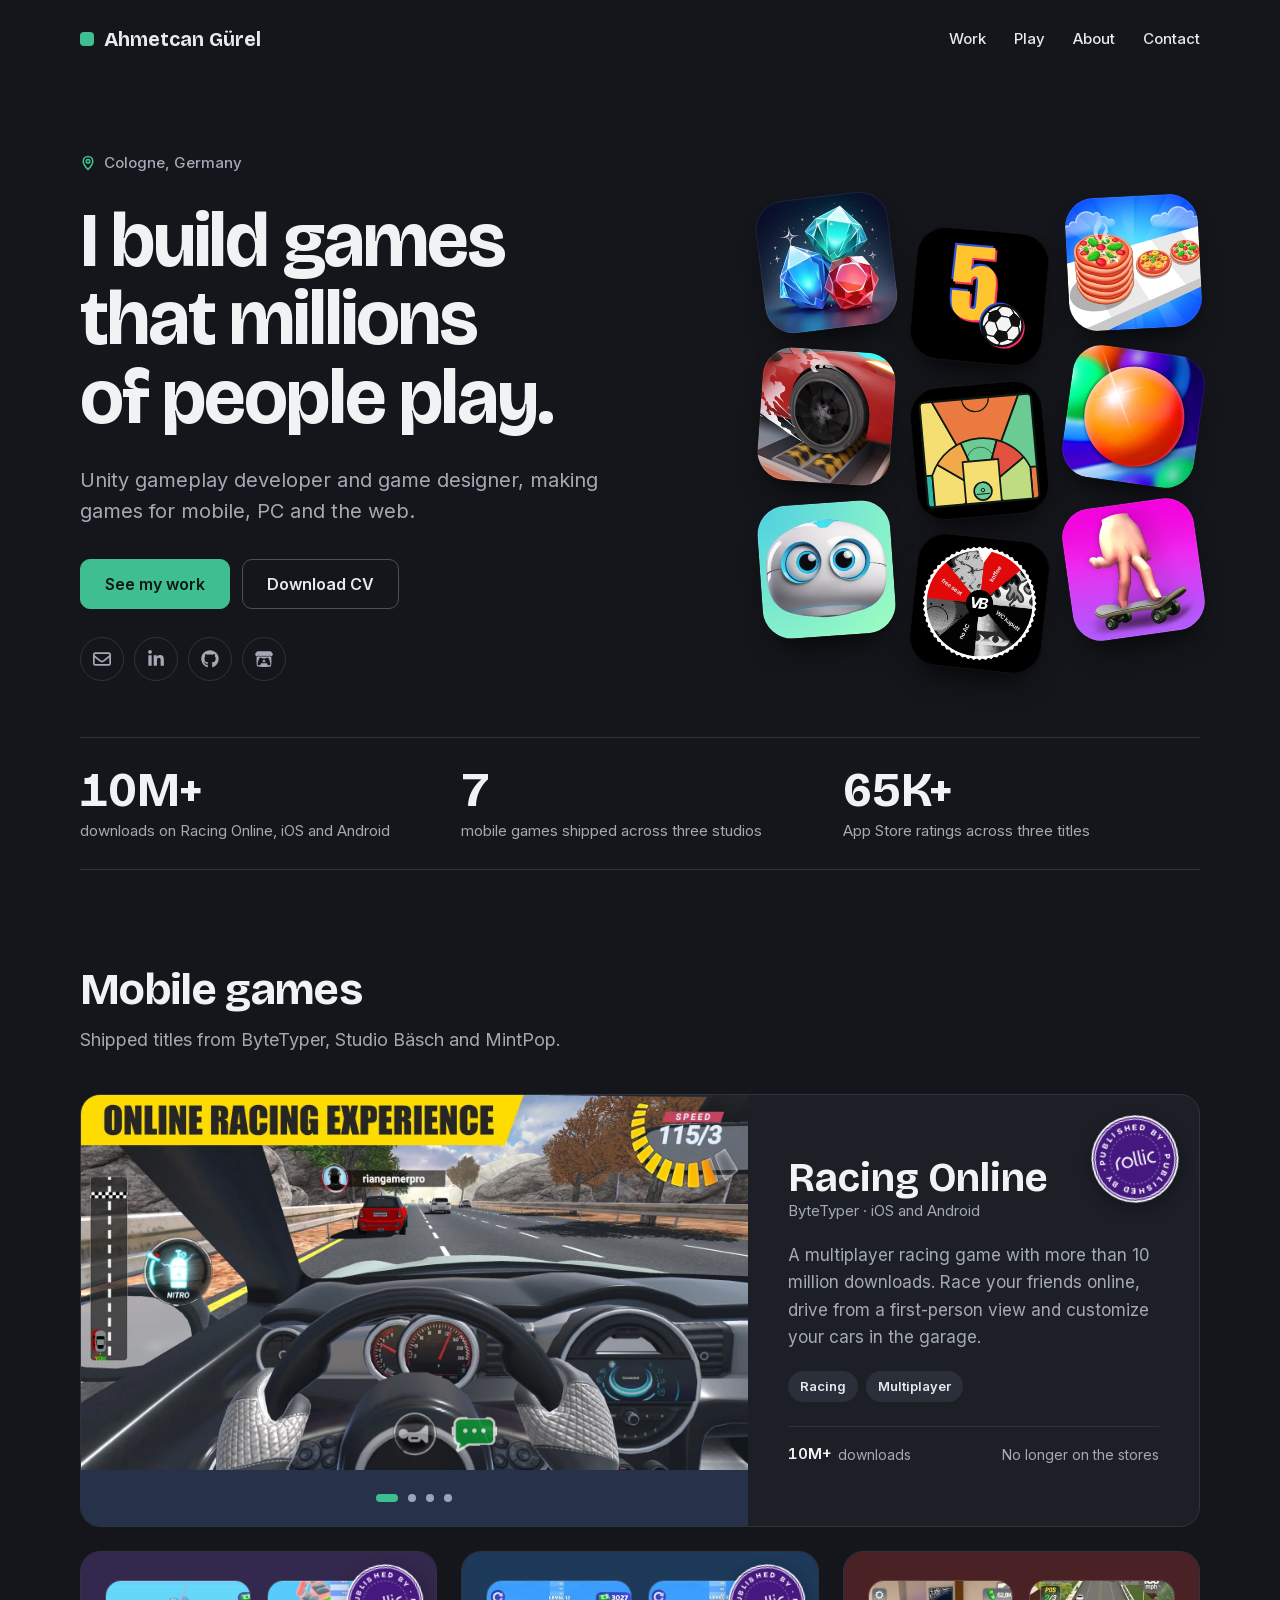
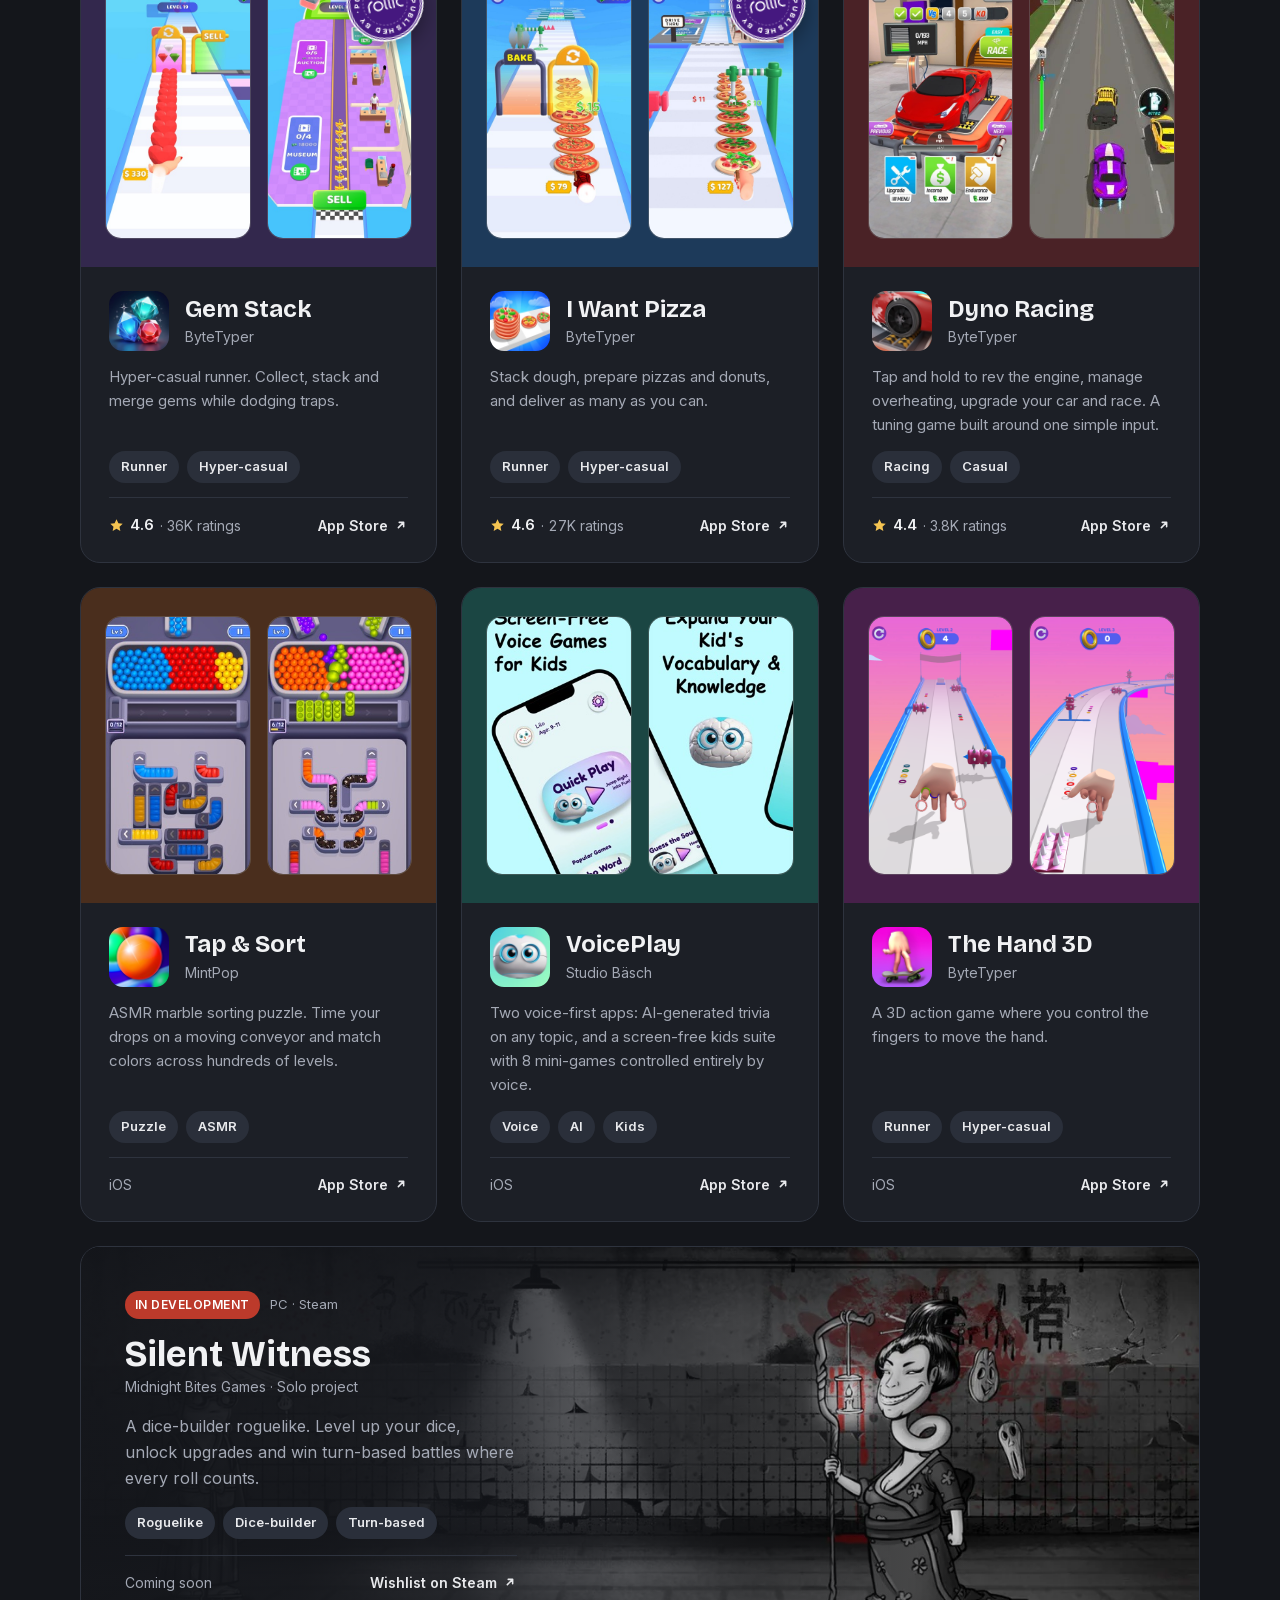
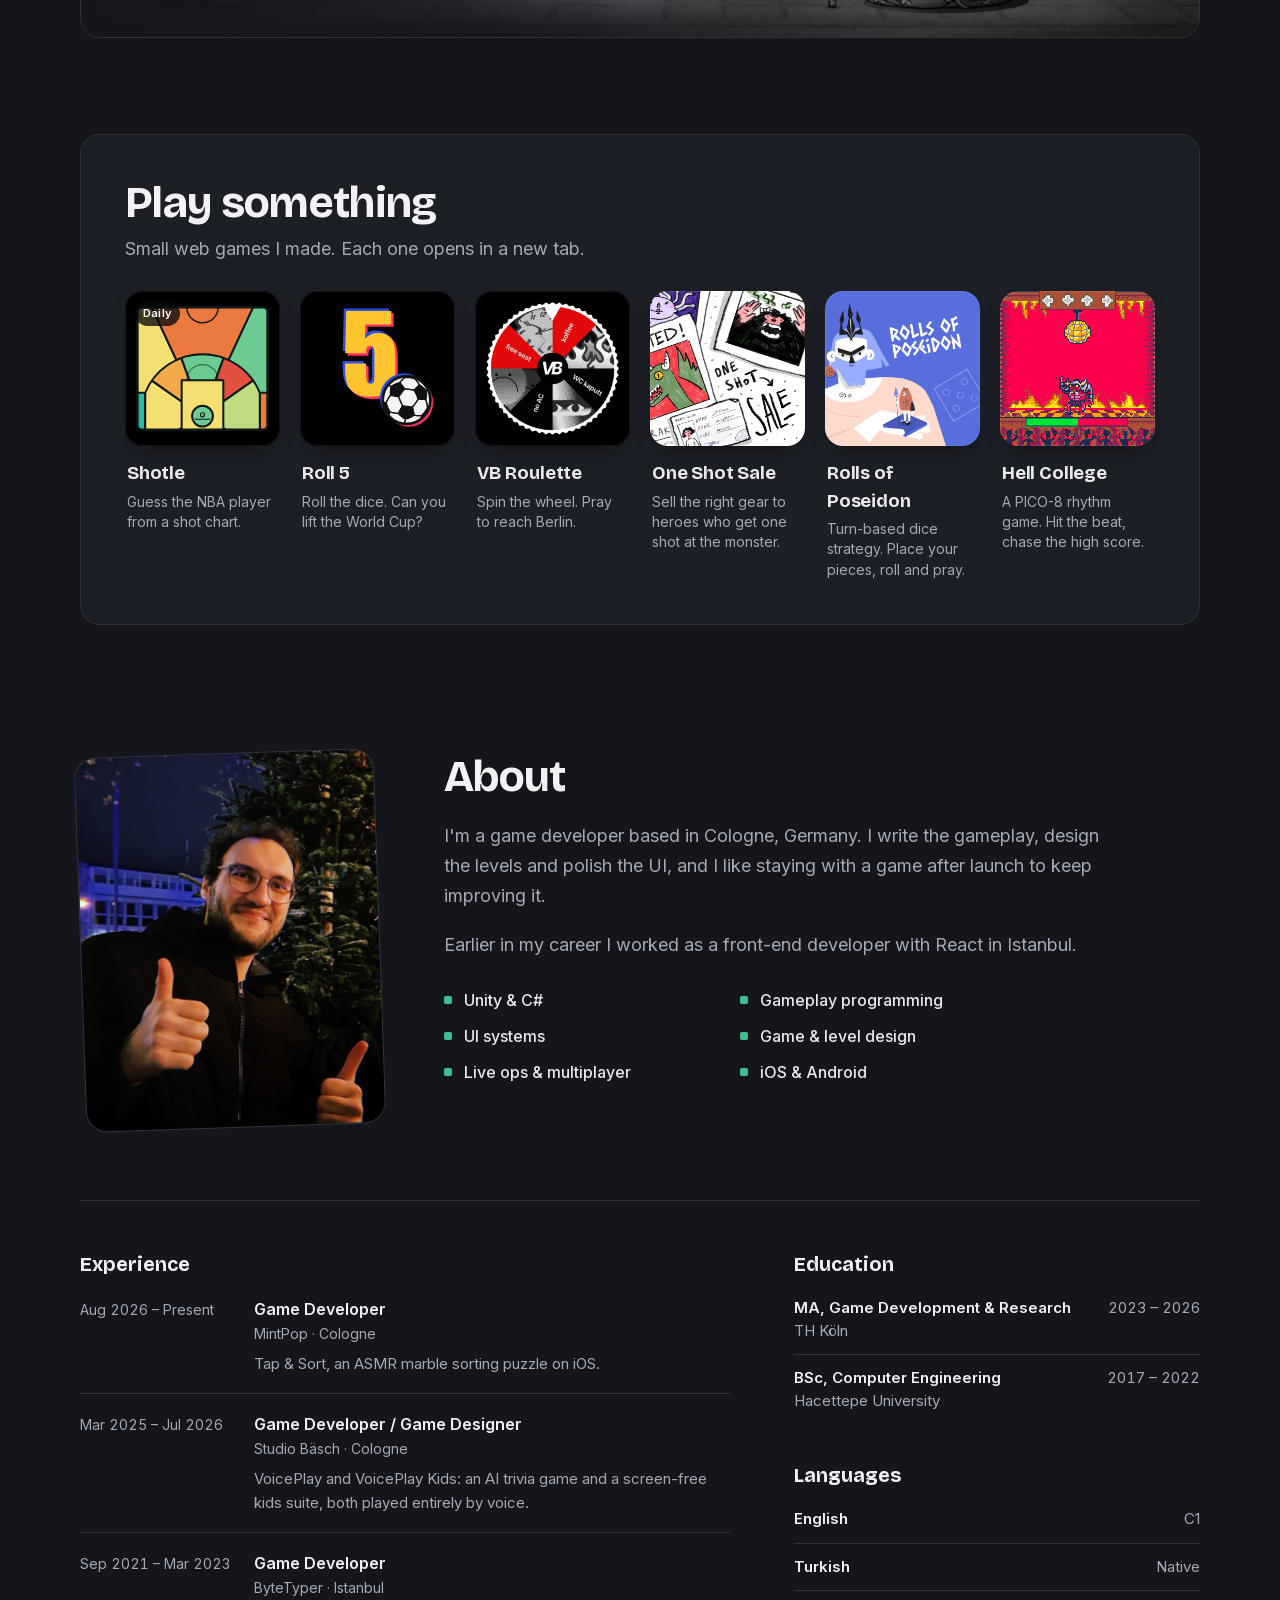
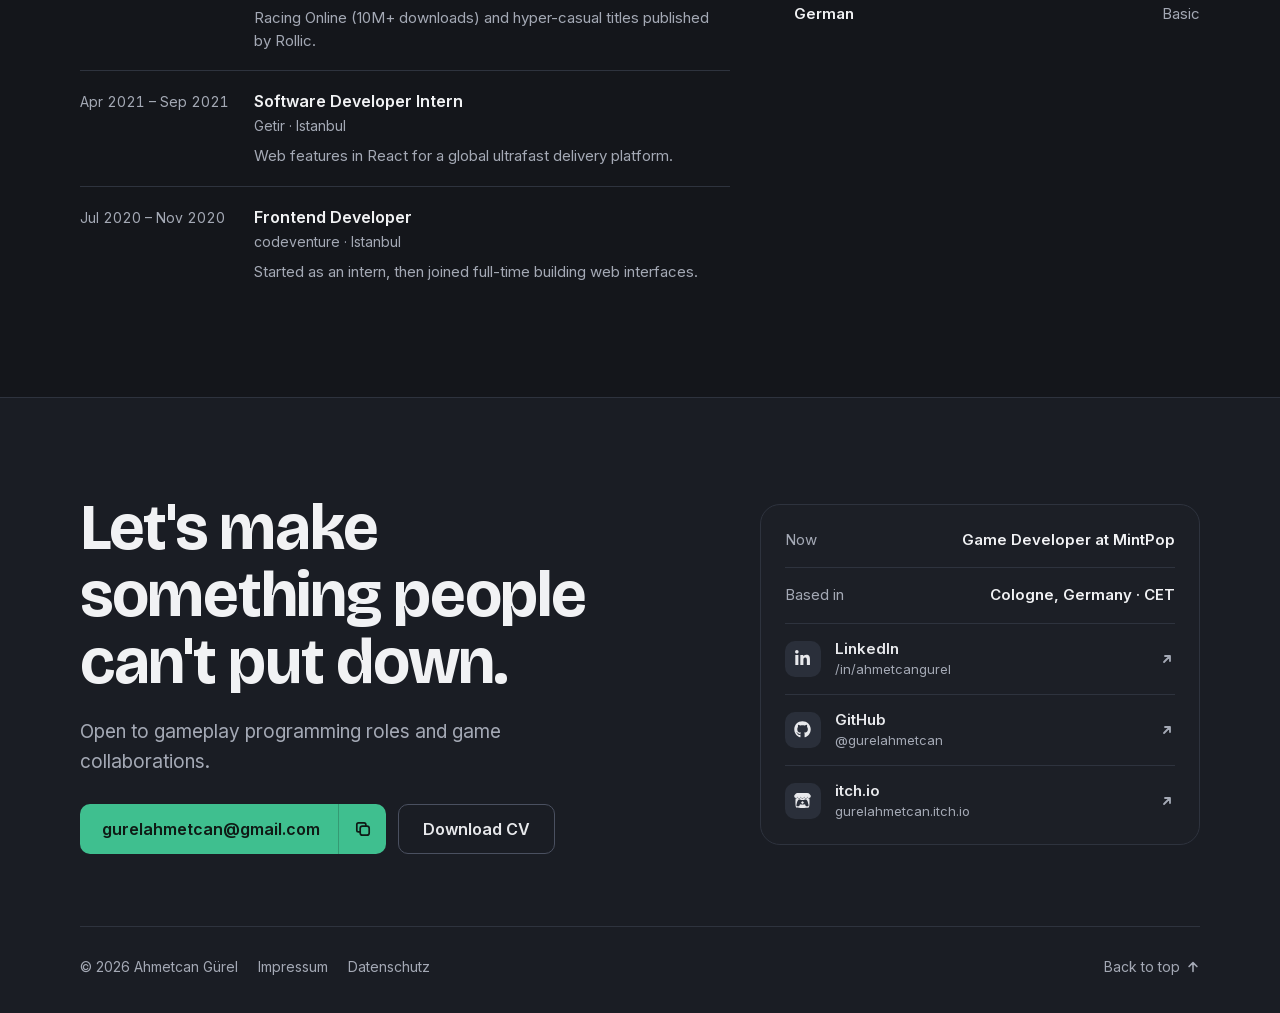
<file: index.html>
<!doctype html>
<html lang="en">
<head>
<meta charset="utf-8">
<meta name="viewport" content="width=device-width, initial-scale=1">
<title>Ahmetcan Gürel, Unity Gameplay Developer</title>
<meta name="description" content="Unity gameplay developer and game designer in Cologne. Mobile games with 10M+ downloads, plus small web games you can play in the browser.">
<meta name="theme-color" content="#14161B">
<link rel="icon" href="favicon.svg" type="image/svg+xml">
<meta property="og:type" content="website">
<meta property="og:title" content="Ahmetcan Gürel, Unity Gameplay Developer">
<meta property="og:description" content="I build games that millions of people play.">
<meta property="og:url" content="https://gurelahmetcan.dev/">
<meta property="og:image" content="https://gurelahmetcan.dev/og.png">
<meta property="og:image:width" content="1200">
<meta property="og:image:height" content="630">
<meta property="og:image:alt" content="Ahmetcan Gürel: I build games that millions of people play.">
<meta name="twitter:card" content="summary_large_image">
<meta name="twitter:image" content="https://gurelahmetcan.dev/og.png">
<link rel="canonical" href="https://gurelahmetcan.dev/">

<link rel="preload" href="fonts/bricolage-latin.woff2" as="font" type="font/woff2" crossorigin>
<link rel="preload" href="fonts/inter-latin.woff2" as="font" type="font/woff2" crossorigin>
<link rel="stylesheet" href="fonts/fonts.css">

<style>
/* Social icons: Font Awesome Free 6.5.1, https://fontawesome.com/license/free (CC BY 4.0) */
:root {
  --bg: #14161B;
  --bg-raised: #1A1D24;
  --surface: #1C1F26;
  --chip: #2A2F3A;
  --line: #2E333E;
  --line-strong: #4A5060;
  --text: #E8E9EC;
  --text-strong: #F1F2F4;
  --muted: #A4A9B5;
  --accent: #3FBF8F;
  --on-accent: #0F1A15;
  --display: 'Bricolage Grotesque', Inter, system-ui, sans-serif;
  --pad: clamp(20px, 5vw, 40px);
  --ease: cubic-bezier(0.16, 1, 0.3, 1);
}

*, *::before, *::after { box-sizing: border-box; }
html { scroll-behavior: smooth; scroll-padding-top: 84px; -webkit-text-size-adjust: 100%; }
body { margin: 0; background: var(--bg); color: var(--text); font-family: Inter, system-ui, sans-serif; line-height: 1.5; }
img { max-width: 100%; }
::selection { background: var(--accent); color: var(--on-accent); }
a { color: var(--text); text-underline-offset: 4px; text-decoration-thickness: 1px; }
a:hover { color: var(--accent); }
:focus-visible { outline: 2px solid var(--accent); outline-offset: 3px; border-radius: 6px; }
h1, h2, h3 { font-family: var(--display); color: var(--text-strong); margin: 0; text-wrap: balance; }
p { margin: 0; }

.wrap { width: 100%; max-width: 1200px; margin: 0 auto; padding-inline: var(--pad); }
.section { padding-bottom: clamp(64px, 9vw, 96px); }
.section-head { display: flex; flex-direction: column; gap: 12px; margin-bottom: 40px; }
.section-title { font-weight: 700; font-size: clamp(32px, 4.5vw, 44px); line-height: 1.1; letter-spacing: -0.015em; }
.section-lede { font-size: clamp(16px, 1.6vw, 18px); line-height: 1.55; color: var(--muted); max-width: 640px; }
.kicker { font-size: 14px; font-weight: 600; letter-spacing: .06em; text-transform: uppercase; color: var(--accent); }

/* Buttons */
.btn {
  display: inline-flex; align-items: center; justify-content: center;
  min-height: 48px; padding: 12px 24px; border-radius: 10px;
  font-weight: 600; font-size: 16px; text-decoration: none;
  border: 1px solid var(--line-strong); color: var(--text); background: transparent;
  transition: background-color .25s var(--ease), border-color .25s var(--ease), color .25s var(--ease);
}
.btn:hover { border-color: var(--text); color: var(--text); }
.btn--primary { background: var(--accent); border-color: var(--accent); color: var(--on-accent); }
.btn--primary:hover { background: #56CC9F; border-color: #56CC9F; color: var(--on-accent); }
.btn--sm { min-height: 44px; padding: 10px 20px; font-size: 15px; }
.btn-row { display: flex; flex-wrap: wrap; gap: 12px; }
.links { display: flex; flex-wrap: wrap; gap: 8px 24px; font-size: 15px; font-weight: 500; }
.links a { display: inline-block; padding: 8px 0; }

/* Nav */
.nav {
  position: sticky; top: 0; z-index: 10;
  background: rgba(20, 22, 27, .82);
  -webkit-backdrop-filter: saturate(140%) blur(14px); backdrop-filter: saturate(140%) blur(14px);
  border-bottom: 1px solid transparent; transition: border-color .3s var(--ease);
}
.nav.is-scrolled { border-bottom-color: var(--line); }
.nav__inner { display: flex; flex-wrap: wrap; align-items: center; justify-content: space-between; gap: 4px 24px; padding-block: 18px; }
.brand { display: flex; align-items: center; gap: 10px; font-family: var(--display); font-weight: 700; font-size: 20px; text-decoration: none; color: var(--text); }
.brand:hover { color: var(--text); }
.brand__mark { width: 14px; height: 14px; border-radius: 4px; background: var(--accent); }
.nav__links { display: flex; flex-wrap: wrap; gap: 0 28px; font-size: 15px; font-weight: 500; }
.nav__links a { text-decoration: none; padding: 10px 0; position: relative; transition: color .25s var(--ease); }
.nav__links a[aria-current="true"] { color: var(--accent); }
.nav__links a::after { content: ""; position: absolute; left: 0; right: 0; bottom: 4px; height: 2px; border-radius: 2px; background: var(--accent); transform: scaleX(0); transition: transform .35s var(--ease); }
.nav__links a[aria-current="true"]::after { transform: scaleX(1); }

/* Hero */
.hero { display: grid; grid-template-columns: minmax(0, 1.25fr) minmax(0, 1fr); align-items: center; gap: 48px; padding-top: clamp(36px, 6vw, 72px); padding-bottom: clamp(40px, 5vw, 56px); }
.hero__text { display: flex; flex-direction: column; gap: 28px; min-width: 0; }
.hero h1 { font-weight: 700; font-size: clamp(40px, 6vw, 84px); line-height: 1.02; letter-spacing: -.025em; }
.hero .lede { font-size: clamp(17px, 1.8vw, 20px); line-height: 1.55; max-width: 560px; color: var(--muted); }
.status { display: inline-flex; align-items: center; gap: 8px; font-size: 15px; font-weight: 500; color: var(--muted); }
.status svg { width: 16px; height: 16px; color: var(--accent); flex: none; }
.hero .btn-row { margin-top: 4px; }
.socials { display: flex; flex-wrap: wrap; gap: 10px; }
.socials a {
  width: 44px; height: 44px; display: grid; place-items: center; border-radius: 999px;
  border: 1px solid var(--line); color: var(--muted);
  transition: color .25s var(--ease), border-color .25s var(--ease), transform .35s var(--ease);
}
.socials a:hover { color: var(--accent); border-color: var(--accent); transform: translateY(-2px); }
.socials svg { width: 18px; height: 18px; }

/* Hero art: a loose pile of game icons */
.hero__art { position: relative; list-style: none; margin: 0; padding: 0; display: grid; grid-template-columns: repeat(3, 1fr); gap: clamp(14px, 1.6vw, 22px); max-width: 440px; justify-self: end; width: 100%; }
.hero__art li { aspect-ratio: 1; transform: translateY(var(--y, 0)) rotate(var(--r, 0deg)); transition: transform .5s var(--ease); }
.hero__art li:nth-child(3n+2) { --y: 34px; }
.hero__art img {
  width: 100%; height: 100%; display: block; object-fit: cover; border-radius: 22%;
  background: #000; box-shadow: 0 1px 0 rgba(255,255,255,.08) inset, 0 18px 30px -14px rgba(0,0,0,.85);
  outline: 1px solid rgba(255,255,255,.07); outline-offset: -1px;
}
.hero__art li:hover { transform: translateY(calc(var(--y, 0px) - 8px)) rotate(0deg) scale(1.08); z-index: 1; }
@media (prefers-reduced-motion: no-preference) {
  .hero__art li { animation: tile-in .9s var(--ease) backwards; animation-delay: calc(var(--i) * 70ms + 150ms); }
  @keyframes tile-in { from { opacity: 0; transform: translateY(calc(var(--y, 0px) + 28px)) rotate(0deg) scale(.86); } }
}

@media (max-width: 900px) {
  .hero { grid-template-columns: minmax(0, 1fr); gap: 28px; }
  .hero__art { order: -1; display: flex; max-width: none; justify-self: start; gap: 0; padding-left: 6px; }
  .hero__art li { width: 56px; flex: none; margin-left: -6px; --y: 0px !important; }
  .hero__art li:nth-child(n+7) { display: none; }
  .hero__art img { border-radius: 24%; box-shadow: 0 0 0 3px var(--bg), 0 10px 18px -10px rgba(0,0,0,.9); }
}
@media (max-width: 520px) {
  .hero .btn-row { display: grid; grid-template-columns: 1fr 1fr; }
  .hero .btn { padding-inline: 12px; min-width: 0; }
}

/* Stats */
.stats { display: grid; grid-template-columns: repeat(auto-fit, minmax(min(220px, 100%), 1fr)); column-gap: 24px; border-top: 1px solid var(--line); border-bottom: 1px solid var(--line); }
.stat { padding: 28px 0; display: flex; flex-direction: column; gap: 6px; }
.stat__num { font-family: var(--display); font-weight: 700; font-size: 48px; line-height: 1; color: var(--text-strong); font-variant-numeric: tabular-nums; }
.stat__label { font-size: 15px; color: var(--muted); line-height: 1.4; }

/* Cards (work) */
.card { background: var(--surface); border: 1px solid var(--line); border-radius: 20px; overflow: hidden; transition: border-color .3s var(--ease); }
.card:hover { border-color: #6B7285; }
.tags { display: flex; flex-wrap: wrap; gap: 8px; }
.tag { font-size: 13px; font-weight: 600; padding: 6px 12px; border-radius: 999px; background: var(--chip); color: var(--text); }

.featured { display: flex; flex-wrap: wrap; margin-bottom: 24px; }
.featured__media { flex: 1.5 1 560px; min-width: 0; background: #25324A; display: flex; flex-direction: column; }
.featured__body { flex: 1 1 380px; min-width: 0; padding: clamp(24px, 4vw, 40px); display: flex; flex-direction: column; gap: 20px; justify-content: center; }
.featured__body h3 { font-weight: 700; font-size: clamp(32px, 4vw, 40px); line-height: 1.1; }
.featured__body > div:first-child { display: flex; flex-direction: column; gap: 6px; }
.featured__studio { font-size: 15px; color: var(--muted); }
.featured__line { font-size: 17px; line-height: 1.6; color: var(--muted); }
.featured .app__meta { margin-top: 4px; }
.featured .app__meta strong { color: var(--text-strong); font-weight: 600; font-size: 15px; }
.note { font-size: 14px; color: var(--muted); }
.featured--no-media .featured__media { display: none; }
.featured--no-media .featured__line { max-width: 68ch; }

.carousel { position: relative; aspect-ratio: 16 / 9; }
.carousel__track {
  display: flex; height: 100%; overflow-x: auto; scroll-snap-type: x mandatory;
  scrollbar-width: none; overscroll-behavior-x: contain;
}
.carousel__track::-webkit-scrollbar { display: none; }
.carousel__track { cursor: grab; user-select: none; -webkit-user-select: none; }
.carousel__track.is-dragging { cursor: grabbing; scroll-snap-type: none; scroll-behavior: auto; }
.carousel__slide { flex: 0 0 100%; height: 100%; scroll-snap-align: start; margin: 0; position: relative; background: #2E3D5A; }
.carousel__slide img { width: 100%; height: 100%; object-fit: cover; display: block; }
.carousel__dots { min-height: 56px; display: flex; align-items: center; justify-content: center; }
.carousel__dot { height: 44px; padding: 0 5px; background: transparent; border: 0; display: flex; align-items: center; cursor: pointer; }
.carousel__dot span { width: 8px; height: 8px; border-radius: 999px; background: #9AA5BA; display: block; transition: width .4s var(--ease), background-color .4s var(--ease); }
.carousel__dot[aria-current="true"] span { width: 22px; background: var(--accent); }

.work-grid { display: grid; gap: 24px; grid-template-columns: repeat(auto-fit, minmax(min(320px, 100%), 1fr)); }
.app { display: flex; flex-direction: column; color: inherit; text-decoration: none; }
.app:hover { color: inherit; }
.app:focus-visible { outline: 2px solid var(--accent); outline-offset: 3px; border-radius: 20px; }
.app__shots { display: flex; align-items: center; justify-content: center; gap: 16px; padding: 28px 24px; background: var(--tint); }
.app__shots img {
  flex: 1 1 0; min-width: 0; max-width: 150px; aspect-ratio: 9 / 16; object-fit: cover; display: block;
  border-radius: 16px; border: 1px solid rgba(255,255,255,.18); background: rgba(0,0,0,.2);
  transition: transform .6s var(--ease);
}
.app:hover .app__shots img:first-child { transform: translateY(-4px) rotate(-1.5deg); }
.app:hover .app__shots img:last-child { transform: translateY(-4px) rotate(1.5deg); }
.app__body { padding: 24px 28px 26px; display: flex; flex-direction: column; gap: 14px; flex: 1; }
.app__head { display: flex; align-items: center; gap: 16px; }
.app__icon { width: 60px; height: 60px; border-radius: 14px; flex: none; display: block; object-fit: cover; background: var(--chip); }
.app__head > div { display: flex; flex-direction: column; gap: 3px; min-width: 0; }
.app__name { font-weight: 700; font-size: 24px; line-height: 1.15; }
.app__studio { font-size: 14px; color: var(--muted); }
.app__line { font-size: 15px; line-height: 1.6; color: var(--muted); flex: 1; }
.app__meta { display: flex; align-items: center; justify-content: space-between; gap: 12px; padding-top: 16px; border-top: 1px solid var(--line); font-size: 14px; }
.rating { display: inline-flex; align-items: center; gap: 6px; color: var(--muted); font-variant-numeric: tabular-nums; }
.rating strong { color: var(--text-strong); font-weight: 600; font-size: 15px; }
.rating svg { width: 15px; height: 15px; color: #F5C451; flex: none; }
.store { display: inline-flex; align-items: center; gap: 6px; font-weight: 600; color: var(--text); white-space: nowrap; transition: color .25s var(--ease); }
.store svg { width: 14px; height: 14px; transition: transform .35s var(--ease); }
.app:hover .store { color: var(--accent); }
.app:hover .store svg { transform: translate(2px, -2px); }

/* Published-by stamp */
.stamp {
  position: absolute; width: 78px; height: 78px; z-index: 2;
  transform: rotate(-12deg);
  filter: drop-shadow(0 6px 10px rgba(0,0,0,.35));
  transition: transform .5s var(--ease);
}
.app__shots { position: relative; }
.app__shots .stamp { top: 12px; right: 12px; }
.featured__body { position: relative; }
.featured__body .stamp { top: 20px; right: 20px; width: 88px; height: 88px; }
.app:hover .stamp, .featured:hover .stamp { transform: rotate(-4deg) scale(1.06); }
@media (max-width: 520px) { .stamp { width: 66px; height: 66px; } .featured__body .stamp { width: 72px; height: 72px; top: 16px; right: 16px; } }

/* In-development banner card */
.wip { position: relative; display: grid; grid-template-columns: minmax(0, 1fr); margin-top: 24px; color: inherit; text-decoration: none; min-height: 340px; isolation: isolate; }
.wip:hover { color: inherit; }
.wip:focus-visible { outline: 2px solid var(--accent); outline-offset: 3px; }
.wip__art { position: absolute; inset: 0; z-index: -1; }
.wip__art img { width: 100%; height: 100%; object-fit: cover; object-position: 70% 50%; display: block; transition: transform 1s var(--ease); }
.wip__art::after { content: ""; position: absolute; inset: 0; background: linear-gradient(90deg, rgba(20,22,27,.97) 0%, rgba(20,22,27,.9) 34%, rgba(20,22,27,.35) 62%, rgba(20,22,27,0) 80%); }
.wip:hover .wip__art img { transform: scale(1.03); }
.wip__body { max-width: 480px; padding: clamp(28px, 4vw, 44px); display: flex; flex-direction: column; gap: 16px; justify-content: center; }
.wip__badges { display: flex; flex-wrap: wrap; align-items: center; gap: 10px; }
.wip__badge { font-size: 12px; font-weight: 700; letter-spacing: .04em; text-transform: uppercase; padding: 5px 10px; border-radius: 999px; background: #BC3A2B; color: #fff; }
.wip__plat { font-size: 13px; color: var(--muted); }
.wip__title { font-weight: 700; font-size: clamp(28px, 3.4vw, 36px); line-height: 1.1; }
.wip__line { font-size: 16px; line-height: 1.6; color: var(--muted); }
.wip__meta { display: flex; align-items: center; justify-content: space-between; gap: 12px; padding-top: 16px; border-top: 1px solid var(--line); font-size: 14px; }
.wip:hover .store { color: var(--accent); }
.wip:hover .store svg { transform: translate(2px, -2px); }
@media (max-width: 760px) {
  .wip { min-height: 0; }
  .wip__art { position: relative; inset: auto; z-index: auto; aspect-ratio: 16 / 7; }
  .wip__art::after { background: linear-gradient(0deg, var(--surface) 0%, rgba(28,31,38,0) 45%); }
  .wip__body { max-width: none; padding-top: 4px; }
}

/* Missing image fallback */
.is-missing { visibility: hidden; }
.carousel__slide.has-missing::after {
  content: attr(data-label); position: absolute; inset: 0; display: grid; place-items: center; padding: 16px; text-align: center;
  color: #C9D3E6; font-weight: 600; font-size: 14px;
}

/* Play */
.games { background: var(--surface); border: 1px solid var(--line); border-radius: 20px; padding: clamp(24px, 4vw, 44px); }
.games .section-head { margin-bottom: 28px; gap: 8px; }
.games__grid { list-style: none; margin: 0; padding: 0; display: grid; gap: 28px 20px; grid-template-columns: repeat(auto-fill, minmax(150px, 1fr)); }
.game { display: block; color: inherit; text-decoration: none; border-radius: 18px; }
.game:hover { color: inherit; }
.game:focus-visible { outline: none; }
.game__cover {
  position: relative; display: block; aspect-ratio: 1; border-radius: 18px; overflow: hidden; background: #000;
  box-shadow: 0 1px 0 rgba(255,255,255,.06) inset, 0 10px 24px -14px rgba(0,0,0,.8);
  transition: transform .5s var(--ease), box-shadow .5s var(--ease);
}
.game__cover img { display: block; width: 100%; height: 100%; object-fit: cover; transition: transform .7s var(--ease); }
.game__cover img[src$="hell-college.png"] { image-rendering: pixelated; }
.game__cover::after { content: ""; position: absolute; inset: 0; border-radius: inherit; box-shadow: inset 0 0 0 1px rgba(255,255,255,.08); pointer-events: none; }
.game__tag { position: absolute; top: 10px; left: 10px; z-index: 1; font-size: .7rem; font-weight: 600; letter-spacing: .02em; padding: 4px 8px; border-radius: 999px; background: rgba(8,10,12,.78); color: #fff; }
.game__name { display: block; margin: 14px 2px 4px; font-family: var(--display); font-weight: 700; font-size: 1.15rem; letter-spacing: -0.01em; }
.game__hook { display: block; margin: 0 2px; color: var(--muted); font-size: .875rem; line-height: 1.45; }
.game:hover .game__cover, .game:focus-visible .game__cover { transform: translateY(-6px); box-shadow: 0 1px 0 rgba(255,255,255,.06) inset, 0 22px 36px -18px rgba(0,0,0,.9); }
.game:hover .game__cover img, .game:focus-visible .game__cover img { transform: scale(1.06); }
.game:focus-visible .game__cover { outline: 2px solid var(--accent); outline-offset: 3px; }

/* About */
.about { display: flex; flex-direction: column; gap: clamp(48px, 6vw, 72px); padding-top: clamp(16px, 3vw, 32px); }
.about__intro { display: grid; grid-template-columns: minmax(0, 300px) minmax(0, 1fr); gap: clamp(32px, 5vw, 64px); align-items: start; }
.about__text { display: flex; flex-direction: column; gap: 20px; }
.about__text p { font-size: 18px; line-height: 1.65; color: var(--muted); max-width: 62ch; }
.about h3 { font-family: var(--display); font-weight: 700; font-size: 20px; color: var(--text-strong); margin-bottom: 18px; }

.portrait { margin: 0; position: relative; aspect-ratio: 4 / 5; border-radius: 22px; overflow: hidden; background: linear-gradient(150deg, #22342D, #1C1F26 60%); border: 1px solid var(--line); transform: rotate(-2deg); transition: transform .6s var(--ease); }
.portrait:hover { transform: rotate(0deg); }
.portrait img { width: 100%; height: 100%; object-fit: cover; display: block; }
.portrait img { color: transparent; font-size: 0; }
.portrait.is-empty img { display: none; }
.portrait__fallback { position: absolute; inset: 0; display: none; place-items: center; font-family: var(--display); font-weight: 800; font-size: 72px; letter-spacing: -.04em; color: var(--accent); }
.portrait.is-empty .portrait__fallback { display: grid; }

.skill-list { list-style: none; margin: 8px 0 0; padding: 0; display: grid; grid-template-columns: repeat(2, minmax(0, 1fr)); gap: 12px 32px; max-width: 560px; }
.skill-list li { display: flex; align-items: center; gap: 12px; font-size: 16px; font-weight: 500; color: var(--text); }
.skill-list li::before { content: ""; width: 8px; height: 8px; border-radius: 2px; background: var(--accent); flex: none; }

.about__details { display: grid; grid-template-columns: minmax(0, 1.6fr) minmax(0, 1fr); gap: clamp(32px, 5vw, 64px); border-top: 1px solid var(--line); padding-top: clamp(32px, 4vw, 48px); }
.timeline, .facts { list-style: none; margin: 0; padding: 0; }
.timeline li { display: grid; grid-template-columns: 150px minmax(0, 1fr); gap: 4px 24px; padding: 18px 0; border-bottom: 1px solid var(--line); }
.timeline li:first-child { padding-top: 0; }
.timeline li:last-child { border-bottom: 0; }
.timeline time { font-size: 14px; color: var(--muted); font-variant-numeric: tabular-nums; padding-top: 2px; }
.timeline strong { display: block; font-weight: 600; font-size: 16px; color: var(--text-strong); }
.timeline .where { display: block; font-size: 14px; color: var(--muted); margin-top: 2px; }
.timeline p { font-size: 15px; line-height: 1.55; color: var(--muted); margin-top: 8px; }
.facts + h3 { margin-top: 36px; }
.facts li { display: flex; justify-content: space-between; gap: 16px; padding: 12px 0; border-bottom: 1px solid var(--line); font-size: 15px; }
.facts li:first-child { padding-top: 0; }
.facts li:last-child { border-bottom: 0; }
.facts strong { font-weight: 600; color: var(--text-strong); display: block; }
.facts span { color: var(--muted); }
.facts .yr { white-space: nowrap; font-variant-numeric: tabular-nums; }

@media (max-width: 860px) {
  .about__intro, .about__details { grid-template-columns: minmax(0, 1fr); }
  .portrait { max-width: 240px; }
}
@media (max-width: 520px) {
  .skill-list { grid-template-columns: minmax(0, 1fr); }
  .timeline li { grid-template-columns: minmax(0, 1fr); }
}

/* Contact + footer */
.end { background: var(--bg-raised); border-top: 1px solid var(--line); }
.contact__grid { padding-block: clamp(64px, 9vw, 96px) clamp(48px, 6vw, 72px); display: grid; grid-template-columns: minmax(0, 1.4fr) minmax(0, 1fr); gap: clamp(36px, 5vw, 72px); align-items: center; }
.contact__main { display: flex; flex-direction: column; gap: 22px; }
.contact h2 { font-weight: 700; font-size: clamp(36px, 5vw, 64px); line-height: 1.05; letter-spacing: -.02em; max-width: 760px; }
.contact__lede { font-size: clamp(17px, 1.8vw, 19px); line-height: 1.55; color: var(--muted); max-width: 520px; }
.contact .btn-row { margin-top: 6px; }

.mailbtn { display: inline-flex; align-items: stretch; border-radius: 10px; background: var(--accent); color: var(--on-accent); min-height: 48px; }
.mailbtn__mail { display: inline-flex; align-items: center; padding: 12px 18px 12px 22px; font-weight: 600; font-size: 16px; color: var(--on-accent); text-decoration: none; border-radius: 10px 0 0 10px; transition: background-color .25s var(--ease); }
.mailbtn__copy { position: relative; display: grid; place-items: center; width: 48px; border: 0; border-left: 1px solid rgba(15, 26, 21, .22); background: transparent; color: var(--on-accent); cursor: pointer; border-radius: 0 10px 10px 0; transition: background-color .25s var(--ease); }
.mailbtn__mail:hover, .mailbtn__copy:hover { background: #56CC9F; color: var(--on-accent); }
.mailbtn__copy svg { width: 18px; height: 18px; }
.copy__done { position: absolute; bottom: calc(100% + 8px); left: 50%; transform: translate(-50%, 4px); background: var(--text-strong); color: var(--bg); font-size: 13px; font-weight: 600; padding: 5px 10px; border-radius: 8px; white-space: nowrap; opacity: 0; pointer-events: none; transition: opacity .25s var(--ease), transform .35s var(--ease); }
.is-done .copy__done { opacity: 1; transform: translate(-50%, 0); }

.contact-card { background: var(--surface); border: 1px solid var(--line); border-radius: 20px; padding: 8px 24px; }
.contact-card__facts { margin: 0; }
.contact-card__facts > div { display: flex; justify-content: space-between; gap: 16px; padding: 16px 0; border-bottom: 1px solid var(--line); font-size: 15px; }
.contact-card__facts dt { color: var(--muted); }
.contact-card__facts dd { margin: 0; font-weight: 600; color: var(--text-strong); text-align: right; }
.contact-links { list-style: none; margin: 0; padding: 0; }
.contact-links li + li { border-top: 1px solid var(--line); }
.contact-links a { display: flex; align-items: center; gap: 14px; padding: 14px 0; text-decoration: none; color: var(--text); }
.contact-links__icon { width: 36px; height: 36px; flex: none; display: grid; place-items: center; border-radius: 10px; background: var(--chip); color: var(--text); transition: background-color .25s var(--ease), color .25s var(--ease); }
.contact-links__icon svg { width: 17px; height: 17px; }
.contact-links a > span:nth-child(2) { display: flex; flex-direction: column; min-width: 0; flex: 1; }
.contact-links strong { font-weight: 600; font-size: 15px; }
.contact-links a > span:nth-child(2) span { font-size: 13px; color: var(--muted); overflow: hidden; text-overflow: ellipsis; white-space: nowrap; }
.contact-links .arrow { width: 16px; height: 16px; color: var(--muted); transition: transform .35s var(--ease), color .25s var(--ease); }
.contact-links a:hover { color: var(--text); }
.contact-links a:hover .contact-links__icon { background: var(--accent); color: var(--on-accent); }
.contact-links a:hover .arrow { color: var(--accent); transform: translate(2px, -2px); }

.footer__inner { background: linear-gradient(var(--line), var(--line)) no-repeat center top / calc(100% - 2 * var(--pad)) 1px; padding-block: 22px 28px; font-size: 14px; color: var(--muted); display: flex; justify-content: space-between; align-items: center; gap: 16px; }
.footer a { color: var(--muted); text-decoration: none; display: inline-flex; align-items: center; gap: 6px; padding: 8px 0; }
.footer a:hover { color: var(--accent); }
.footer svg { width: 14px; height: 14px; }
.footer__legal { display: flex; flex-wrap: wrap; align-items: center; column-gap: 20px; }

@media (max-width: 860px) {
  .contact__grid { grid-template-columns: minmax(0, 1fr); align-items: start; }
}
@media (max-width: 520px) {
  .mailbtn { width: 100%; }
  .mailbtn__mail { flex: 1; justify-content: center; padding-inline: 12px; font-size: 15px; }
}

@media (max-width: 520px) {
  html { scroll-padding-top: 116px; }
  .nav__inner { padding-block: 14px; }
  .nav__links { gap: 0 22px; }
  .games__grid { grid-template-columns: repeat(2, 1fr); gap: 22px 14px; }
  .game__hook { font-size: .8rem; }
  .app__shots { padding: 22px 18px; }
  .app__body { padding: 22px; }
}
@media (prefers-reduced-motion: reduce) {
  html { scroll-behavior: auto; }
  *, *::before, *::after { transition: none !important; }
}
</style>
</head>
<body>
<svg width="0" height="0" style="position:absolute" aria-hidden="true" focusable="false">
  <defs>
    <symbol id="rollic-stamp" viewBox="0 0 120 120">
      <circle cx="60" cy="60" r="58" fill="#45187F" stroke="#FFFFFF" stroke-width="2.4"/>
      <circle cx="60" cy="60" r="54.5" fill="none" stroke="#FFFFFF" stroke-opacity=".9" stroke-width="1.6"/>
      <circle cx="60" cy="60" r="34" fill="none" stroke="#FFFFFF" stroke-opacity=".55" stroke-width="1.2" stroke-dasharray="2.5 3"/>
      <path id="rollic-stamp-arc" d="M60 60m-43 0a43 43 0 1 1 86 0a43 43 0 1 1-86 0" fill="none"/>
      <text font-family="'Bricolage Grotesque', Inter, sans-serif" font-weight="800" font-size="11" fill="#FFFFFF" dominant-baseline="middle">
        <textPath href="#rollic-stamp-arc" textLength="266" lengthAdjust="spacing">PUBLISHED BY · PUBLISHED BY ·</textPath>
      </text>
      <path transform="translate(33 49.4) scale(.1354)" fill="#FFFFFF" d="M15.37 153.89H1.66c-.91 0-1.66-.74-1.66-1.66V95.99c0-44.43 44.53-67 53.73-71.19.86-.39 1.86 0 2.22.86 1.26 3.04 4.03 9.75 5.26 12.72.34.81-.02 1.74-.82 2.11-7.64 3.61-43.37 22.26-43.37 55.5v56.24c0 .92-.74 1.66-1.66 1.66M217.8 137.88l-.98-.03c-6.15-.21-9.53-3.57-9.76-9.68-.03-.66-.03-1.33-.03-1.99V1.74c0-.9-.73-1.63-1.64-1.63h-12.87c-.91 0-1.64.73-1.64 1.63v78.19h.01c0 15.79-.07 31.58.02 47.37.07 12.31 6.18 21.29 17.16 25.29 3.95 1.44 8.04 1.71 12.15 1.76a1.69 1.69 0 0 0 1.65-2.15l-4.08-14.32ZM117.82 40.13c-31.49-.08-57.07 25.3-57.1 56.64-.03 31.54 25.3 57.13 56.61 57.2 31.52.07 57.01-25.35 57.12-56.98.11-31.19-25.38-56.78-56.63-56.86m-.15 97.87c-22.31-.03-40.32-18.19-40.28-40.59.04-22.14 18.21-40.23 40.4-40.23 22.27 0 40.5 18.24 40.47 40.48-.03 22.26-18.25 40.37-40.59 40.33M300.09 42.3c0-.95-.78-1.74-1.73-1.74h-12.68c-.96 0-1.74.8-1.74 1.76v37.62h.01c0 10.8-.03 46.37-.02 72.83 0 .91.74 1.63 1.66 1.63h12.87c.91 0 1.64-.72 1.64-1.62V42.3M378.57 56.99v-.02h18.67c.92 0 1.66-.74 1.66-1.66V42.39c0-.9-.73-1.63-1.64-1.63h-18.21c-31.2.27-56.45 25.5-56.47 56.64v.34c.03 31.14 25.29 56.39 56.51 56.63v-.04h18.17c.92 0 1.66-.74 1.66-1.66v-12.88c0-.92-.74-1.66-1.66-1.66l-17.87.03c-22.1-.32-40.33-18.52-40.63-40.58.3-21.82 18.08-39.84 39.82-40.58M292.34 0c-5.84 0-10.57 4.73-10.57 10.57s4.73 10.57 10.57 10.57 10.57-4.73 10.57-10.57S298.18 0 292.34 0M264.55 137.88l-.98-.03c-6.15-.21-9.53-3.57-9.76-9.68-.03-.66-.03-1.33-.03-1.99V1.74c0-.9-.73-1.63-1.64-1.63h-12.87c-.9 0-1.64.73-1.64 1.63v78.19h.01c0 15.79-.07 31.58.02 47.37.07 12.31 6.18 21.29 17.16 25.29 3.95 1.44 8.04 1.71 12.15 1.76a1.69 1.69 0 0 0 1.65-2.15l-4.08-14.32Z"/>
    </symbol>
  </defs>
</svg>

<header class="nav" id="nav">
  <div class="wrap nav__inner">
    <a class="brand" href="#top"><span class="brand__mark" aria-hidden="true"></span>Ahmetcan Gürel</a>
    <nav class="nav__links" aria-label="Sections">
      <a href="#work">Work</a>
      <a href="#play">Play</a>
      <a href="#about">About</a>
      <a href="#contact">Contact</a>
    </nav>
  </div>
</header>

<main id="top">

  <section class="wrap hero">
    <div class="hero__text">
      <p class="status"><svg viewBox="0 0 16 16" fill="none" stroke="currentColor" stroke-width="1.6" aria-hidden="true"><path d="M8 14.5s4.75-4.6 4.75-8.25a4.75 4.75 0 0 0-9.5 0C3.25 9.9 8 14.5 8 14.5z"/><circle cx="8" cy="6.25" r="1.75"/></svg>Cologne, Germany<!-- To show availability, add: &nbsp;·&nbsp; Open to new roles --></p>
      <h1>I build games that millions of people play.</h1>
      <p class="lede">Unity gameplay developer and game designer, making games for mobile, PC and the web.</p>
      <div class="btn-row">
        <a class="btn btn--primary" href="#work">See my work</a>
        <a class="btn" href="ahmetcan-gurel-cv.pdf" target="_blank" rel="noopener">Download CV</a>
      </div>
      <div class="socials">
        <a href="mailto:gurelahmetcan@gmail.com" aria-label="Email" title="gurelahmetcan@gmail.com"><svg viewBox="0 0 512 512" aria-hidden="true"><path fill="currentColor" d="M64 112c-8.8 0-16 7.2-16 16v22.1L220.5 291.7c20.7 17 50.4 17 71.1 0L464 150.1V128c0-8.8-7.2-16-16-16H64zM48 212.2V384c0 8.8 7.2 16 16 16H448c8.8 0 16-7.2 16-16V212.2L322 328.8c-38.4 31.5-93.7 31.5-132 0L48 212.2zM0 128C0 92.7 28.7 64 64 64H448c35.3 0 64 28.7 64 64V384c0 35.3-28.7 64-64 64H64c-35.3 0-64-28.7-64-64V128z"/></svg></a>
        <a href="https://www.linkedin.com/in/ahmetcangurel/" target="_blank" rel="noopener" aria-label="LinkedIn" title="LinkedIn"><svg viewBox="0 0 448 512" aria-hidden="true"><path fill="currentColor" d="M100.28 448H7.4V148.9h92.88zM53.79 108.1C24.09 108.1 0 83.5 0 53.8a53.79 53.79 0 0 1 107.58 0c0 29.7-24.1 54.3-53.79 54.3zM447.9 448h-92.68V302.4c0-34.7-.7-79.2-48.29-79.2-48.29 0-55.69 37.7-55.69 76.7V448h-92.78V148.9h89.08v40.8h1.3c12.4-23.5 42.69-48.3 87.88-48.3 94 0 111.28 61.9 111.28 142.3V448z"/></svg></a>
        <a href="https://github.com/gurelahmetcan" target="_blank" rel="noopener" aria-label="GitHub" title="GitHub"><svg viewBox="0 0 496 512" aria-hidden="true"><path fill="currentColor" d="M165.9 397.4c0 2-2.3 3.6-5.2 3.6-3.3.3-5.6-1.3-5.6-3.6 0-2 2.3-3.6 5.2-3.6 3-.3 5.6 1.3 5.6 3.6zm-31.1-4.5c-.7 2 1.3 4.3 4.3 4.9 2.6 1 5.6 0 6.2-2s-1.3-4.3-4.3-5.2c-2.6-.7-5.5.3-6.2 2.3zm44.2-1.7c-2.9.7-4.9 2.6-4.6 4.9.3 2 2.9 3.3 5.9 2.6 2.9-.7 4.9-2.6 4.6-4.6-.3-1.9-3-3.2-5.9-2.9zM244.8 8C106.1 8 0 113.3 0 252c0 110.9 69.8 205.8 169.5 239.2 12.8 2.3 17.3-5.6 17.3-12.1 0-6.2-.3-40.4-.3-61.4 0 0-70 15-84.7-29.8 0 0-11.4-29.1-27.8-36.6 0 0-22.9-15.7 1.6-15.4 0 0 24.9 2 38.6 25.8 21.9 38.6 58.6 27.5 72.9 20.9 2.3-16 8.8-27.1 16-33.7-55.9-6.2-112.3-14.3-112.3-110.5 0-27.5 7.6-41.3 23.6-58.9-2.6-6.5-11.1-33.3 2.6-67.9 20.9-6.5 69 27 69 27 20-5.6 41.5-8.5 62.8-8.5s42.8 2.9 62.8 8.5c0 0 48.1-33.6 69-27 13.7 34.7 5.2 61.4 2.6 67.9 16 17.7 25.8 31.5 25.8 58.9 0 96.5-58.9 104.2-114.8 110.5 9.2 7.9 17 22.9 17 46.4 0 33.7-.3 75.4-.3 83.6 0 6.5 4.6 14.4 17.3 12.1C428.2 457.8 496 362.9 496 252 496 113.3 383.5 8 244.8 8zM97.2 352.9c-1.3 1-1 3.3.7 5.2 1.6 1.6 3.9 2.3 5.2 1 1.3-1 1-3.3-.7-5.2-1.6-1.6-3.9-2.3-5.2-1zm-10.8-8.1c-.7 1.3.3 2.9 2.3 3.9 1.6 1 3.6.7 4.3-.7.7-1.3-.3-2.9-2.3-3.9-2-.6-3.6-.3-4.3.7zm32.4 35.6c-1.6 1.3-1 4.3 1.3 6.2 2.3 2.3 5.2 2.6 6.5 1 1.3-1.3.7-4.3-1.3-6.2-2.2-2.3-5.2-2.6-6.5-1zm-11.4-14.7c-1.6 1-1.6 3.6 0 5.9 1.6 2.3 4.3 3.3 5.6 2.3 1.6-1.3 1.6-3.9 0-6.2-1.4-2.3-4-3.3-5.6-2z"/></svg></a>
        <a href="https://gurelahmetcan.itch.io" target="_blank" rel="noopener" aria-label="itch.io" title="itch.io"><svg viewBox="0 0 512 512" aria-hidden="true"><path fill="currentColor" d="M71.92 34.77C50.2 47.67 7.4 96.84 7 109.73v21.34c0 27.06 25.29 50.84 48.25 50.84 27.57 0 50.54-22.85 50.54-50 0 27.12 22.18 50 49.76 50s49-22.85 49-50c0 27.12 23.59 50 51.16 50h.5c27.57 0 51.16-22.85 51.16-50 0 27.12 21.47 50 49 50s49.76-22.85 49.76-50c0 27.12 23 50 50.54 50 23 0 48.25-23.78 48.25-50.84v-21.34c-.4-12.9-43.2-62.07-64.92-75C372.56 32.4 325.76 32 256 32S91.14 33.1 71.92 34.77zm132.32 134.39c-22 38.4-77.9 38.71-99.85.25-13.17 23.14-43.17 32.07-56 27.66-3.87 40.15-13.67 237.13 17.73 269.15 80 18.67 302.08 18.12 379.76 0 31.65-32.27 21.32-232 17.75-269.15-12.92 4.44-42.88-4.6-56-27.66-22 38.52-77.85 38.1-99.85-.24-7.1 12.49-23.05 28.94-51.76 28.94a57.54 57.54 0 0 1-51.75-28.94zm-41.58 53.77c16.47 0 31.09 0 49.22 19.78a436.91 436.91 0 0 1 88.18 0C318.22 223 332.85 223 349.31 223c52.33 0 65.22 77.53 83.87 144.45 17.26 62.15-5.52 63.67-33.95 63.73-42.15-1.57-65.49-32.18-65.49-62.79-39.25 6.43-101.93 8.79-155.55 0 0 30.61-23.34 61.22-65.49 62.79-28.42-.06-51.2-1.58-33.94-63.73 18.67-67 31.56-144.45 83.88-144.45zM256 270.79s-44.38 40.77-52.35 55.21l29-1.17v25.32c0 1.55 21.34.16 23.33.16 11.65.54 23.31 1 23.31-.16v-25.28l29 1.17c-8-14.48-52.35-55.24-52.35-55.24z"/></svg></a>
      </div>
    </div>
    <ul class="hero__art" aria-hidden="true">
      <li style="--i:0;--r:-7deg"><img src="images/gem-stack-icon.jpg" alt="" width="128" height="128"></li>
      <li style="--i:1;--r:5deg"><img src="images/roll-five.svg" alt="" width="128" height="128"></li>
      <li style="--i:2;--r:-3deg"><img src="images/i-want-pizza-icon.jpg" alt="" width="128" height="128"></li>
      <li style="--i:3;--r:4deg"><img src="images/dyno-racing-icon.jpg" alt="" width="128" height="128"></li>
      <li style="--i:4;--r:-5deg"><img src="images/shotle.svg" alt="" width="128" height="128"></li>
      <li style="--i:5;--r:8deg"><img src="images/tap-and-sort-icon.jpg" alt="" width="128" height="128"></li>
      <li style="--i:6;--r:-4deg"><img src="images/voiceplay-icon.jpg" alt="" width="128" height="128"></li>
      <li style="--i:7;--r:6deg"><img src="images/vb-roulette.svg" alt="" width="128" height="128"></li>
      <li style="--i:8;--r:-8deg"><img src="images/the-hand-3d-icon.jpg" alt="" width="128" height="128"></li>
    </ul>
  </section>

  <div class="wrap section">
    <div class="stats">
      <div class="stat"><span class="stat__num">10M+</span><span class="stat__label">downloads on Racing Online, iOS and Android</span></div>
      <div class="stat"><span class="stat__num">7</span><span class="stat__label">mobile games shipped across three studios</span></div>
      <div class="stat"><span class="stat__num">65K+</span><span class="stat__label">App Store ratings across three titles</span></div>
    </div>
  </div>

  <section class="wrap section" id="work" aria-labelledby="work-title">
    <div class="section-head">
      <h2 class="section-title" id="work-title">Mobile games</h2>
      <p class="section-lede">Shipped titles from ByteTyper, Studio Bäsch and MintPop.</p>
    </div>

    <article class="card featured">
      <div class="featured__media">
        <div class="carousel" data-carousel>
          <div class="carousel__track" tabindex="0" aria-label="Racing Online screenshots">
            <figure class="carousel__slide" data-label="Racing Online multiplayer race from the driver seat"><img src="images/racing-online-online.webp" alt="Racing Online multiplayer race from the driver seat" draggable="false"></figure>
            <figure class="carousel__slide" data-label="Racing Online racing with friends"><img src="images/racing-online-friends.webp" alt="Racing Online racing with friends" draggable="false"></figure>
            <figure class="carousel__slide" data-label="Racing Online supercars in the garage"><img src="images/racing-online-supercars.webp" alt="Racing Online supercars in the garage" draggable="false"></figure>
            <figure class="carousel__slide" data-label="Racing Online car customization screen"><img src="images/racing-online-customize.webp" alt="Racing Online car customization screen" draggable="false"></figure>
          </div>
        </div>
        <div class="carousel__dots" data-dots></div>
      </div>
      <div class="featured__body">
        <svg class="stamp" viewBox="0 0 120 120" role="img" aria-label="Published by Rollic"><use href="#rollic-stamp"/></svg>
        <div>
          <h3>Racing Online</h3>
          <p class="featured__studio">ByteTyper · iOS and Android</p>
        </div>
        <p class="featured__line">A multiplayer racing game with more than 10 million downloads. Race your friends online, drive from a first-person view and customize your cars in the garage.</p>
        <div class="tags"><span class="tag">Racing</span><span class="tag">Multiplayer</span></div>
        <div class="app__meta"><span class="rating"><strong>10M+</strong> downloads</span><span class="note">No longer on the stores</span></div>
      </div>
    </article>

    <div class="work-grid">
      <a class="card app" href="https://apps.apple.com/us/app/gem-stack/id1601511059" target="_blank" rel="noopener">
        <div class="app__shots" style="--tint:#33284D">
          <img src="images/gem-stack-shot-1.jpg" alt="Gem Stack gameplay screenshot" loading="lazy">
          <img src="images/gem-stack-shot-2.jpg" alt="Gem Stack gameplay screenshot" loading="lazy">
          <svg class="stamp" viewBox="0 0 120 120" role="img" aria-label="Published by Rollic"><use href="#rollic-stamp"/></svg>
        </div>
        <div class="app__body">
          <div class="app__head">
            <img class="app__icon" src="images/gem-stack-icon.jpg" alt="" loading="lazy">
            <div><h3 class="app__name">Gem Stack</h3><span class="app__studio">ByteTyper</span></div>
          </div>
          <p class="app__line">Hyper-casual runner. Collect, stack and merge gems while dodging traps.</p>
          <div class="tags"><span class="tag">Runner</span><span class="tag">Hyper-casual</span></div>
          <div class="app__meta"><span class="rating"><svg viewBox="0 0 16 16" aria-hidden="true"><path fill="currentColor" d="M8 1.2l2 4.3 4.6.5-3.4 3.2.9 4.6L8 11.5l-4.1 2.3.9-4.6L1.4 6l4.6-.5z"/></svg><strong>4.6</strong>· 36K ratings</span><span class="store">App Store <svg viewBox="0 0 16 16" fill="none" stroke="currentColor" stroke-width="1.8" stroke-linecap="round" stroke-linejoin="round" aria-hidden="true"><path d="M5 11 11 5M6 5h5v5"/></svg></span></div>
        </div>
      </a>
      <a class="card app" href="https://apps.apple.com/us/app/i-want-pizza/id1597720573" target="_blank" rel="noopener">
        <div class="app__shots" style="--tint:#1D3A5A">
          <img src="images/i-want-pizza-shot-1.jpg" alt="I Want Pizza gameplay screenshot" loading="lazy">
          <img src="images/i-want-pizza-shot-2.jpg" alt="I Want Pizza gameplay screenshot" loading="lazy">
          <svg class="stamp" viewBox="0 0 120 120" role="img" aria-label="Published by Rollic"><use href="#rollic-stamp"/></svg>
        </div>
        <div class="app__body">
          <div class="app__head">
            <img class="app__icon" src="images/i-want-pizza-icon.jpg" alt="" loading="lazy">
            <div><h3 class="app__name">I Want Pizza</h3><span class="app__studio">ByteTyper</span></div>
          </div>
          <p class="app__line">Stack dough, prepare pizzas and donuts, and deliver as many as you can.</p>
          <div class="tags"><span class="tag">Runner</span><span class="tag">Hyper-casual</span></div>
          <div class="app__meta"><span class="rating"><svg viewBox="0 0 16 16" aria-hidden="true"><path fill="currentColor" d="M8 1.2l2 4.3 4.6.5-3.4 3.2.9 4.6L8 11.5l-4.1 2.3.9-4.6L1.4 6l4.6-.5z"/></svg><strong>4.6</strong>· 27K ratings</span><span class="store">App Store <svg viewBox="0 0 16 16" fill="none" stroke="currentColor" stroke-width="1.8" stroke-linecap="round" stroke-linejoin="round" aria-hidden="true"><path d="M5 11 11 5M6 5h5v5"/></svg></span></div>
        </div>
      </a>
      <a class="card app" href="https://apps.apple.com/us/app/dyno-racing/id1670837357" target="_blank" rel="noopener">
        <div class="app__shots" style="--tint:#4A2226">
          <img src="images/dyno-racing-shot-1.jpg" alt="Dyno Racing gameplay screenshot" loading="lazy">
          <img src="images/dyno-racing-shot-2.jpg" alt="Dyno Racing gameplay screenshot" loading="lazy">
        </div>
        <div class="app__body">
          <div class="app__head">
            <img class="app__icon" src="images/dyno-racing-icon.jpg" alt="" loading="lazy">
            <div><h3 class="app__name">Dyno Racing</h3><span class="app__studio">ByteTyper</span></div>
          </div>
          <p class="app__line">Tap and hold to rev the engine, manage overheating, upgrade your car and race. A tuning game built around one simple input.</p>
          <div class="tags"><span class="tag">Racing</span><span class="tag">Casual</span></div>
          <div class="app__meta"><span class="rating"><svg viewBox="0 0 16 16" aria-hidden="true"><path fill="currentColor" d="M8 1.2l2 4.3 4.6.5-3.4 3.2.9 4.6L8 11.5l-4.1 2.3.9-4.6L1.4 6l4.6-.5z"/></svg><strong>4.4</strong>· 3.8K ratings</span><span class="store">App Store <svg viewBox="0 0 16 16" fill="none" stroke="currentColor" stroke-width="1.8" stroke-linecap="round" stroke-linejoin="round" aria-hidden="true"><path d="M5 11 11 5M6 5h5v5"/></svg></span></div>
        </div>
      </a>
      <a class="card app" href="https://apps.apple.com/us/app/tap-sort/id6820909394" target="_blank" rel="noopener">
        <div class="app__shots" style="--tint:#4A2E1D">
          <img src="images/tap-and-sort-shot-1.jpg" alt="Tap &amp; Sort gameplay screenshot" loading="lazy">
          <img src="images/tap-and-sort-shot-2.jpg" alt="Tap &amp; Sort gameplay screenshot" loading="lazy">
        </div>
        <div class="app__body">
          <div class="app__head">
            <img class="app__icon" src="images/tap-and-sort-icon.jpg" alt="" loading="lazy">
            <div><h3 class="app__name">Tap &amp; Sort</h3><span class="app__studio">MintPop</span></div>
          </div>
          <p class="app__line">ASMR marble sorting puzzle. Time your drops on a moving conveyor and match colors across hundreds of levels.</p>
          <div class="tags"><span class="tag">Puzzle</span><span class="tag">ASMR</span></div>
          <div class="app__meta"><span class="rating">iOS</span><span class="store">App Store <svg viewBox="0 0 16 16" fill="none" stroke="currentColor" stroke-width="1.8" stroke-linecap="round" stroke-linejoin="round" aria-hidden="true"><path d="M5 11 11 5M6 5h5v5"/></svg></span></div>
        </div>
      </a>
      <a class="card app" href="https://apps.apple.com/us/app/voiceplay-zero-screen-kids/id6751637339" target="_blank" rel="noopener">
        <div class="app__shots" style="--tint:#1B4643">
          <img src="images/voiceplay-shot-1.jpg" alt="VoicePlay gameplay screenshot" loading="lazy">
          <img src="images/voiceplay-shot-2.jpg" alt="VoicePlay gameplay screenshot" loading="lazy">
        </div>
        <div class="app__body">
          <div class="app__head">
            <img class="app__icon" src="images/voiceplay-icon.jpg" alt="" loading="lazy">
            <div><h3 class="app__name">VoicePlay</h3><span class="app__studio">Studio Bäsch</span></div>
          </div>
          <p class="app__line">Two voice-first apps: AI-generated trivia on any topic, and a screen-free kids suite with 8 mini-games controlled entirely by voice.</p>
          <div class="tags"><span class="tag">Voice</span><span class="tag">AI</span><span class="tag">Kids</span></div>
          <div class="app__meta"><span class="rating">iOS</span><span class="store">App Store <svg viewBox="0 0 16 16" fill="none" stroke="currentColor" stroke-width="1.8" stroke-linecap="round" stroke-linejoin="round" aria-hidden="true"><path d="M5 11 11 5M6 5h5v5"/></svg></span></div>
        </div>
      </a>
      <a class="card app" href="https://apps.apple.com/us/app/the-hand-3d/id1591940203" target="_blank" rel="noopener">
        <div class="app__shots" style="--tint:#47204A">
          <img src="images/the-hand-3d-shot-1.jpg" alt="The Hand 3D gameplay screenshot" loading="lazy">
          <img src="images/the-hand-3d-shot-2.jpg" alt="The Hand 3D gameplay screenshot" loading="lazy">
        </div>
        <div class="app__body">
          <div class="app__head">
            <img class="app__icon" src="images/the-hand-3d-icon.jpg" alt="" loading="lazy">
            <div><h3 class="app__name">The Hand 3D</h3><span class="app__studio">ByteTyper</span></div>
          </div>
          <p class="app__line">A 3D action game where you control the fingers to move the hand.</p>
          <div class="tags"><span class="tag">Runner</span><span class="tag">Hyper-casual</span></div>
          <div class="app__meta"><span class="rating">iOS</span><span class="store">App Store <svg viewBox="0 0 16 16" fill="none" stroke="currentColor" stroke-width="1.8" stroke-linecap="round" stroke-linejoin="round" aria-hidden="true"><path d="M5 11 11 5M6 5h5v5"/></svg></span></div>
        </div>
      </a>
    </div>

    <a class="card wip" href="https://store.steampowered.com/app/3506100/" target="_blank" rel="noopener">
      <div class="wip__art"><img src="images/silent-witness.webp" alt="Silent Witness: a samurai detective faces a smiling geisha in a dim tiled room" width="1600" height="452" loading="lazy"></div>
      <div class="wip__body">
        <div class="wip__badges"><span class="wip__badge">In development</span><span class="wip__plat">PC · Steam</span></div>
        <div><h3 class="wip__title">Silent Witness</h3><span class="app__studio">Midnight Bites Games · Solo project</span></div>
        <p class="wip__line">A dice-builder roguelike. Level up your dice, unlock upgrades and win turn-based battles where every roll counts.</p>
        <div class="tags"><span class="tag">Roguelike</span><span class="tag">Dice-builder</span><span class="tag">Turn-based</span></div>
        <div class="wip__meta"><span class="note">Coming soon</span><span class="store">Wishlist on Steam <svg viewBox="0 0 16 16" fill="none" stroke="currentColor" stroke-width="1.8" stroke-linecap="round" stroke-linejoin="round" aria-hidden="true"><path d="M5 11 11 5M6 5h5v5"/></svg></span></div>
      </div>
    </a>
  </section>

  <section class="wrap section" id="play" aria-labelledby="play-title">
    <div class="games">
      <div class="section-head">
        <h2 class="section-title" id="play-title">Play something</h2>
        <p class="section-lede">Small web games I made. Each one opens in a new tab.</p>
      </div>
      <ul class="games__grid">
        <li>
          <a class="game" href="https://gurelahmetcan.dev/shotle/" target="_blank" rel="noopener">
            <span class="game__cover"><span class="game__tag">Daily</span><img src="images/shotle.svg" alt="" width="512" height="512" loading="lazy"></span>
            <span class="game__name">Shotle</span>
            <span class="game__hook">Guess the NBA player from a shot chart.</span>
          </a>
        </li>
        <li>
          <a class="game" href="https://roll-five.com/" target="_blank" rel="noopener">
            <span class="game__cover"><img src="images/roll-five.svg" alt="" width="512" height="512" loading="lazy"></span>
            <span class="game__name">Roll 5</span>
            <span class="game__hook">Roll the dice. Can you lift the World Cup?</span>
          </a>
        </li>
        <li>
          <a class="game" href="https://gurelahmetcan.dev/VerspatungBahn/" target="_blank" rel="noopener">
            <span class="game__cover"><img src="images/vb-roulette.svg" alt="" width="512" height="512" loading="lazy"></span>
            <span class="game__name">VB Roulette</span>
            <span class="game__hook">Spin the wheel. Pray to reach Berlin.</span>
          </a>
        </li>
        <li>
          <a class="game" href="https://gurelahmetcan.itch.io/one-shot-sale" target="_blank" rel="noopener">
            <span class="game__cover"><img src="images/one-shot-sale.webp" alt="" width="600" height="600" loading="lazy"></span>
            <span class="game__name">One Shot Sale</span>
            <span class="game__hook">Sell the right gear to heroes who get one shot at the monster.</span>
          </a>
        </li>
        <li>
          <a class="game" href="https://gurelahmetcan.itch.io/rolls-of-poseidon" target="_blank" rel="noopener">
            <span class="game__cover"><img src="images/rolls-of-poseidon.webp" alt="" width="600" height="600" loading="lazy"></span>
            <span class="game__name">Rolls of Poseidon</span>
            <span class="game__hook">Turn-based dice strategy. Place your pieces, roll and pray.</span>
          </a>
        </li>
        <li>
          <a class="game" href="https://gurelahmetcan.itch.io/hell-college" target="_blank" rel="noopener">
            <span class="game__cover"><img src="images/hell-college.png" alt="" width="600" height="600" loading="lazy"></span>
            <span class="game__name">Hell College</span>
            <span class="game__hook">A PICO-8 rhythm game. Hit the beat, chase the high score.</span>
          </a>
        </li>
        <!-- To add a game: copy one <li> above and change href, image, name and hook.
             Optional label on the cover: <span class="game__tag">New</span> -->
      </ul>
    </div>
  </section>

  <section class="wrap section about" id="about" aria-labelledby="about-title">
    <div class="about__intro">
      <figure class="portrait">
        <!-- Add your photo as images/portrait.jpg (portrait, about 800x1000) -->
        <img src="images/portrait.jpg" alt="Ahmetcan Gürel" width="620" height="775" data-portrait>
        <span class="portrait__fallback" aria-hidden="true">AG</span>
      </figure>
      <div class="about__text">
        <h2 class="section-title" id="about-title">About</h2>
        <p>I'm a game developer based in Cologne, Germany. I write the gameplay, design the levels and polish the UI, and I like staying with a game after launch to keep improving it.</p>
        <p>Earlier in my career I worked as a front-end developer with React in Istanbul.</p>
        <ul class="skill-list" aria-label="What I work with">
          <li>Unity &amp; C#</li>
          <li>Gameplay programming</li>
          <li>UI systems</li>
          <li>Game &amp; level design</li>
          <li>Live ops &amp; multiplayer</li>
          <li>iOS &amp; Android</li>
        </ul>
      </div>
    </div>

    <div class="about__details">
      <div>
        <h3>Experience</h3>
        <ol class="timeline">
          <li>
            <time>Aug 2026 – Present</time>
            <div><strong>Game Developer</strong><span class="where">MintPop · Cologne</span>
            <p>Tap &amp; Sort, an ASMR marble sorting puzzle on iOS.</p></div>
          </li>
          <li>
            <time>Mar 2025 – Jul 2026</time>
            <div><strong>Game Developer / Game Designer</strong><span class="where">Studio Bäsch · Cologne</span>
            <p>VoicePlay and VoicePlay Kids: an AI trivia game and a screen-free kids suite, both played entirely by voice.</p></div>
          </li>
          <li>
            <time>Sep 2021 – Mar 2023</time>
            <div><strong>Game Developer</strong><span class="where">ByteTyper · Istanbul</span>
            <p>Racing Online (10M+ downloads) and hyper-casual titles published by Rollic.</p></div>
          </li>
          <li>
            <time>Apr 2021 – Sep 2021</time>
            <div><strong>Software Developer Intern</strong><span class="where">Getir · Istanbul</span>
            <p>Web features in React for a global ultrafast delivery platform.</p></div>
          </li>
          <li>
            <time>Jul 2020 – Nov 2020</time>
            <div><strong>Frontend Developer</strong><span class="where">codeventure · Istanbul</span>
            <p>Started as an intern, then joined full-time building web interfaces.</p></div>
          </li>
        </ol>
      </div>
      <div>
        <h3>Education</h3>
        <ul class="facts">
          <li><div><strong>MA, Game Development &amp; Research</strong><span>TH Köln</span></div><span class="yr">2023 – 2026</span></li>
          <li><div><strong>BSc, Computer Engineering</strong><span>Hacettepe University</span></div><span class="yr">2017 – 2022</span></li>
        </ul>
        <h3>Languages</h3>
        <ul class="facts">
          <li><strong>English</strong><span>C1</span></li>
          <li><strong>Turkish</strong><span>Native</span></li>
          <li><strong>German</strong><span>Basic</span></li>
        </ul>
      </div>
    </div>
  </section>
</main>

<div class="end">
<section class="contact" id="contact" aria-labelledby="contact-title">
  <div class="wrap contact__grid">
    <div class="contact__main">
      <h2 id="contact-title">Let's make something people can't put down.</h2>
      <p class="contact__lede">Open to gameplay programming roles and game collaborations.</p>
      <div class="btn-row">
        <div class="mailbtn">
          <a class="mailbtn__mail" href="mailto:gurelahmetcan@gmail.com">gurelahmetcan@gmail.com</a>
          <button class="mailbtn__copy" type="button" data-copy="gurelahmetcan@gmail.com" aria-label="Copy email address"><svg viewBox="0 0 16 16" fill="none" stroke="currentColor" stroke-width="1.5" stroke-linejoin="round" aria-hidden="true"><rect x="5.5" y="5.5" width="8" height="8" rx="2"/><path d="M10.5 5.5V4a1.5 1.5 0 0 0-1.5-1.5H4A1.5 1.5 0 0 0 2.5 4v5A1.5 1.5 0 0 0 4 10.5h1.5"/></svg><span class="copy__done" role="status">Copied</span></button>
        </div>
        <a class="btn" href="ahmetcan-gurel-cv.pdf" target="_blank" rel="noopener">Download CV</a>
      </div>
    </div>
    <aside class="contact-card" aria-label="Details">
      <dl class="contact-card__facts">
        <div><dt>Now</dt><dd>Game Developer at MintPop</dd></div>
        <div><dt>Based in</dt><dd>Cologne, Germany · CET</dd></div>
      </dl>
      <ul class="contact-links">
          <li><a href="https://www.linkedin.com/in/ahmetcangurel/" target="_blank" rel="noopener"><span class="contact-links__icon"><svg viewBox="0 0 448 512" aria-hidden="true"><path fill="currentColor" d="M100.28 448H7.4V148.9h92.88zM53.79 108.1C24.09 108.1 0 83.5 0 53.8a53.79 53.79 0 0 1 107.58 0c0 29.7-24.1 54.3-53.79 54.3zM447.9 448h-92.68V302.4c0-34.7-.7-79.2-48.29-79.2-48.29 0-55.69 37.7-55.69 76.7V448h-92.78V148.9h89.08v40.8h1.3c12.4-23.5 42.69-48.3 87.88-48.3 94 0 111.28 61.9 111.28 142.3V448z"/></svg></span><span><strong>LinkedIn</strong><span>/in/ahmetcangurel</span></span><svg class="arrow" viewBox="0 0 16 16" fill="none" stroke="currentColor" stroke-width="1.8" stroke-linecap="round" stroke-linejoin="round" aria-hidden="true"><path d="M5 11 11 5M6 5h5v5"/></svg></a></li>
          <li><a href="https://github.com/gurelahmetcan" target="_blank" rel="noopener"><span class="contact-links__icon"><svg viewBox="0 0 496 512" aria-hidden="true"><path fill="currentColor" d="M165.9 397.4c0 2-2.3 3.6-5.2 3.6-3.3.3-5.6-1.3-5.6-3.6 0-2 2.3-3.6 5.2-3.6 3-.3 5.6 1.3 5.6 3.6zm-31.1-4.5c-.7 2 1.3 4.3 4.3 4.9 2.6 1 5.6 0 6.2-2s-1.3-4.3-4.3-5.2c-2.6-.7-5.5.3-6.2 2.3zm44.2-1.7c-2.9.7-4.9 2.6-4.6 4.9.3 2 2.9 3.3 5.9 2.6 2.9-.7 4.9-2.6 4.6-4.6-.3-1.9-3-3.2-5.9-2.9zM244.8 8C106.1 8 0 113.3 0 252c0 110.9 69.8 205.8 169.5 239.2 12.8 2.3 17.3-5.6 17.3-12.1 0-6.2-.3-40.4-.3-61.4 0 0-70 15-84.7-29.8 0 0-11.4-29.1-27.8-36.6 0 0-22.9-15.7 1.6-15.4 0 0 24.9 2 38.6 25.8 21.9 38.6 58.6 27.5 72.9 20.9 2.3-16 8.8-27.1 16-33.7-55.9-6.2-112.3-14.3-112.3-110.5 0-27.5 7.6-41.3 23.6-58.9-2.6-6.5-11.1-33.3 2.6-67.9 20.9-6.5 69 27 69 27 20-5.6 41.5-8.5 62.8-8.5s42.8 2.9 62.8 8.5c0 0 48.1-33.6 69-27 13.7 34.7 5.2 61.4 2.6 67.9 16 17.7 25.8 31.5 25.8 58.9 0 96.5-58.9 104.2-114.8 110.5 9.2 7.9 17 22.9 17 46.4 0 33.7-.3 75.4-.3 83.6 0 6.5 4.6 14.4 17.3 12.1C428.2 457.8 496 362.9 496 252 496 113.3 383.5 8 244.8 8zM97.2 352.9c-1.3 1-1 3.3.7 5.2 1.6 1.6 3.9 2.3 5.2 1 1.3-1 1-3.3-.7-5.2-1.6-1.6-3.9-2.3-5.2-1zm-10.8-8.1c-.7 1.3.3 2.9 2.3 3.9 1.6 1 3.6.7 4.3-.7.7-1.3-.3-2.9-2.3-3.9-2-.6-3.6-.3-4.3.7zm32.4 35.6c-1.6 1.3-1 4.3 1.3 6.2 2.3 2.3 5.2 2.6 6.5 1 1.3-1.3.7-4.3-1.3-6.2-2.2-2.3-5.2-2.6-6.5-1zm-11.4-14.7c-1.6 1-1.6 3.6 0 5.9 1.6 2.3 4.3 3.3 5.6 2.3 1.6-1.3 1.6-3.9 0-6.2-1.4-2.3-4-3.3-5.6-2z"/></svg></span><span><strong>GitHub</strong><span>@gurelahmetcan</span></span><svg class="arrow" viewBox="0 0 16 16" fill="none" stroke="currentColor" stroke-width="1.8" stroke-linecap="round" stroke-linejoin="round" aria-hidden="true"><path d="M5 11 11 5M6 5h5v5"/></svg></a></li>
          <li><a href="https://gurelahmetcan.itch.io" target="_blank" rel="noopener"><span class="contact-links__icon"><svg viewBox="0 0 512 512" aria-hidden="true"><path fill="currentColor" d="M71.92 34.77C50.2 47.67 7.4 96.84 7 109.73v21.34c0 27.06 25.29 50.84 48.25 50.84 27.57 0 50.54-22.85 50.54-50 0 27.12 22.18 50 49.76 50s49-22.85 49-50c0 27.12 23.59 50 51.16 50h.5c27.57 0 51.16-22.85 51.16-50 0 27.12 21.47 50 49 50s49.76-22.85 49.76-50c0 27.12 23 50 50.54 50 23 0 48.25-23.78 48.25-50.84v-21.34c-.4-12.9-43.2-62.07-64.92-75C372.56 32.4 325.76 32 256 32S91.14 33.1 71.92 34.77zm132.32 134.39c-22 38.4-77.9 38.71-99.85.25-13.17 23.14-43.17 32.07-56 27.66-3.87 40.15-13.67 237.13 17.73 269.15 80 18.67 302.08 18.12 379.76 0 31.65-32.27 21.32-232 17.75-269.15-12.92 4.44-42.88-4.6-56-27.66-22 38.52-77.85 38.1-99.85-.24-7.1 12.49-23.05 28.94-51.76 28.94a57.54 57.54 0 0 1-51.75-28.94zm-41.58 53.77c16.47 0 31.09 0 49.22 19.78a436.91 436.91 0 0 1 88.18 0C318.22 223 332.85 223 349.31 223c52.33 0 65.22 77.53 83.87 144.45 17.26 62.15-5.52 63.67-33.95 63.73-42.15-1.57-65.49-32.18-65.49-62.79-39.25 6.43-101.93 8.79-155.55 0 0 30.61-23.34 61.22-65.49 62.79-28.42-.06-51.2-1.58-33.94-63.73 18.67-67 31.56-144.45 83.88-144.45zM256 270.79s-44.38 40.77-52.35 55.21l29-1.17v25.32c0 1.55 21.34.16 23.33.16 11.65.54 23.31 1 23.31-.16v-25.28l29 1.17c-8-14.48-52.35-55.24-52.35-55.24z"/></svg></span><span><strong>itch.io</strong><span>gurelahmetcan.itch.io</span></span><svg class="arrow" viewBox="0 0 16 16" fill="none" stroke="currentColor" stroke-width="1.8" stroke-linecap="round" stroke-linejoin="round" aria-hidden="true"><path d="M5 11 11 5M6 5h5v5"/></svg></a></li>
      </ul>
    </aside>
  </div>
</section>

<footer class="footer">
  <div class="wrap footer__inner"><span class="footer__legal"><span>© 2026 Ahmetcan Gürel</span><a href="imprint.html">Impressum</a><a href="privacy.html">Datenschutz</a></span><a href="#top">Back to top <svg viewBox="0 0 16 16" fill="none" stroke="currentColor" stroke-width="1.8" stroke-linecap="round" stroke-linejoin="round" aria-hidden="true"><path d="M8 13V3M3.5 7.5 8 3l4.5 4.5"/></svg></a></div>
</footer>
</div>

<script>
(() => {
  // Hide broken images instead of showing the browser's broken-image icon
  const markMissing = (img) => {
    img.classList.add('is-missing');
    const slide = img.closest('.carousel__slide');
    if (!slide) return;
    slide.classList.add('has-missing');
    // No screenshots at all: drop the media column so the card stays clean
    const card = slide.closest('.featured');
    if (card && !card.querySelector('.carousel__slide:not(.has-missing)')) card.classList.add('featured--no-media');
  };
  document.querySelectorAll('img').forEach((img) => {
    if (img.complete && img.naturalWidth === 0) markMissing(img);
    else img.addEventListener('error', () => markMissing(img), { once: true });
  });

  // Portrait: show initials until a photo is added
  const portrait = document.querySelector('[data-portrait]');
  if (portrait) {
    const empty = () => portrait.closest('.portrait').classList.add('is-empty');
    if (portrait.complete && portrait.naturalWidth === 0) empty();
    portrait.addEventListener('error', empty, { once: true });
  }

  // Highlight the nav link for the section in view
  const navLinks = [...document.querySelectorAll('.nav__links a')];
  const sections = navLinks.map((a) => document.querySelector(a.getAttribute('href'))).filter(Boolean);
  const setActive = (id) => navLinks.forEach((a) => a.setAttribute('aria-current', a.getAttribute('href') === '#' + id ? 'true' : 'false'));
  const spy = () => {
    const line = window.innerHeight * 0.35;
    let current = '';
    sections.forEach((sec) => { if (sec.getBoundingClientRect().top <= line) current = sec.id; });
    if (window.innerHeight + window.scrollY >= document.documentElement.scrollHeight - 4) current = sections[sections.length - 1].id;
    setActive(current);
  };
  spy();
  window.addEventListener('scroll', spy, { passive: true });

  // Copy email
  document.querySelectorAll('[data-copy]').forEach((btn) => {
    btn.addEventListener('click', async () => {
      try { await navigator.clipboard.writeText(btn.dataset.copy); }
      catch { const t = document.createElement('textarea'); t.value = btn.dataset.copy; document.body.appendChild(t); t.select(); document.execCommand('copy'); t.remove(); }
      btn.classList.add('is-done');
      clearTimeout(btn._t); btn._t = setTimeout(() => btn.classList.remove('is-done'), 1600);
    });
  });

  // Nav border once the page scrolls
  const nav = document.getElementById('nav');
  const onScroll = () => nav.classList.toggle('is-scrolled', window.scrollY > 8);
  onScroll();
  window.addEventListener('scroll', onScroll, { passive: true });

  // Racing Online carousel: native swipe/scroll, dots, gentle autoplay
  document.querySelectorAll('[data-carousel]').forEach((root) => {
    const track = root.querySelector('.carousel__track');
    const slides = [...track.children];
    const dotsWrap = root.parentElement.querySelector('[data-dots]');
    let index = 0, dir = 1, resumeAt = 0, hovering = false;

    const dots = slides.map((slide, k) => {
      const b = document.createElement('button');
      b.type = 'button';
      b.className = 'carousel__dot';
      b.setAttribute('aria-label', 'Show screenshot ' + (k + 1));
      b.innerHTML = '<span></span>';
      b.addEventListener('click', () => { go(k); resumeAt = Date.now() + 7000; });
      dotsWrap.appendChild(b);
      return b;
    });

    const paint = () => dots.forEach((d, k) => d.setAttribute('aria-current', k === index ? 'true' : 'false'));
    const go = (k) => { track.scrollTo({ left: k * track.clientWidth, behavior: 'smooth' }); };

    track.addEventListener('scroll', () => {
      const k = Math.round(track.scrollLeft / track.clientWidth);
      if (k !== index) { index = k; paint(); }
    }, { passive: true });
    ['pointerdown', 'wheel', 'touchstart', 'keydown'].forEach((ev) =>
      track.addEventListener(ev, () => { resumeAt = Date.now() + 7000; }, { passive: true }));
    // Mouse drag (touch and trackpads already scroll natively)
    let dragX = null, dragStart = 0, dragFrom = 0;
    track.addEventListener('pointerdown', (e) => {
      if (e.pointerType !== 'mouse' || e.button !== 0) return;
      dragX = e.clientX; dragStart = track.scrollLeft; dragFrom = index;
      track.classList.add('is-dragging');
      track.setPointerCapture(e.pointerId);
    });
    track.addEventListener('pointermove', (e) => {
      if (dragX === null) return;
      track.scrollLeft = dragStart - (e.clientX - dragX);
    });
    const endDrag = (e) => {
      if (dragX === null) return;
      const dx = e.clientX - dragX;
      dragX = null;
      let k = dragFrom;
      if (dx < -40) k = Math.min(slides.length - 1, dragFrom + 1);
      else if (dx > 40) k = Math.max(0, dragFrom - 1);
      go(k);
      // Re-enable snapping only after the glide, so it can't snap to a different slide
      setTimeout(() => track.classList.remove('is-dragging'), 650);
    };
    track.addEventListener('pointerup', endDrag);
    track.addEventListener('pointercancel', endDrag);

    root.addEventListener('mouseenter', () => { hovering = true; });
    root.addEventListener('mouseleave', () => { hovering = false; });
    paint();

    const reduceMotion = window.matchMedia('(prefers-reduced-motion: reduce)');
    setInterval(() => {
      if (reduceMotion.matches || hovering || document.hidden || Date.now() < resumeAt) return;
      if (index + dir >= slides.length || index + dir < 0) dir = -dir;
      go(index + dir);
    }, 5000);
  });
})();
</script>
</body>
</html>
</file>
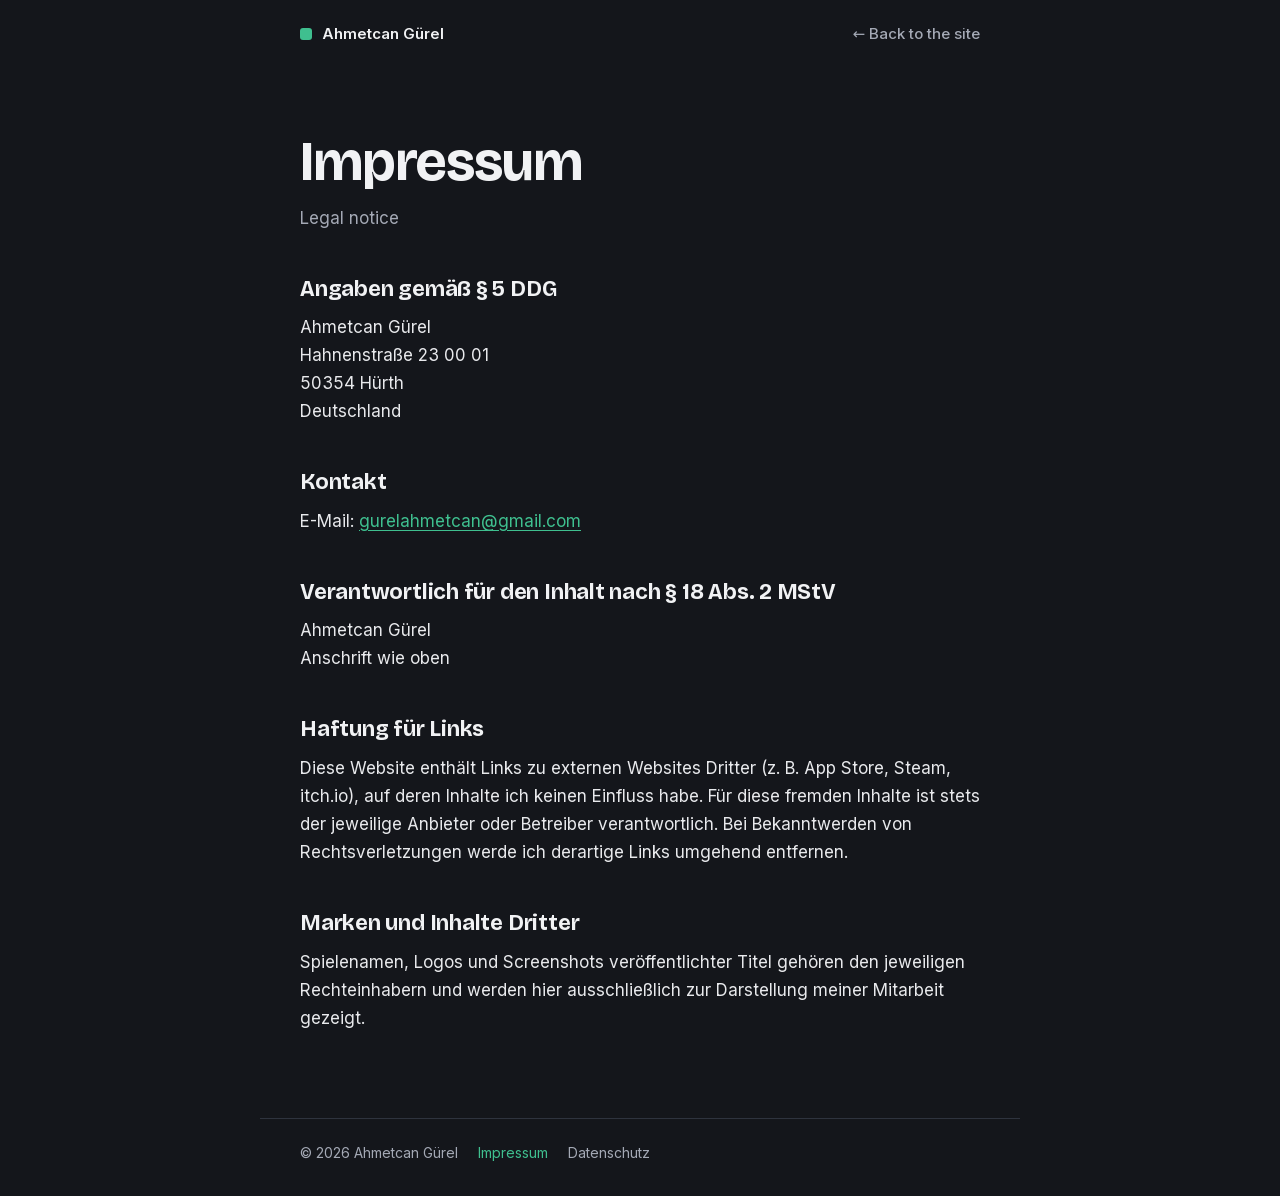
<file: imprint.html>
<!doctype html>
<html lang="de">
<head>
<meta charset="utf-8">
<meta name="viewport" content="width=device-width, initial-scale=1">
<title>Impressum · Ahmetcan Gürel</title>
<meta name="robots" content="noindex">
<meta name="theme-color" content="#14161B">
<link rel="icon" href="/favicon.svg" type="image/svg+xml">
<link rel="canonical" href="https://gurelahmetcan.dev/imprint.html">
<link rel="stylesheet" href="/fonts/fonts.css">
<link rel="stylesheet" href="/legal.css">
</head>
<body>
<header class="top">
  <a href="/"><i aria-hidden="true"></i>Ahmetcan Gürel</a>
  <a class="back" href="/">← Back to the site</a>
</header>

<main>
  <h1>Impressum</h1>
  <p class="sub" lang="en">Legal notice</p>

  <h2>Angaben gemäß § 5 DDG</h2>
  <address>
    Ahmetcan Gürel<br>
    Hahnenstraße 23 00 01<br>
    50354 Hürth<br>
    Deutschland
  </address>

  <h2>Kontakt</h2>
  <p>E-Mail: <a href="mailto:gurelahmetcan@gmail.com">gurelahmetcan@gmail.com</a></p>

  <h2>Verantwortlich für den Inhalt nach § 18 Abs. 2 MStV</h2>
  <address>
    Ahmetcan Gürel<br>
    Anschrift wie oben
  </address>

  <h2>Haftung für Links</h2>
  <p>Diese Website enthält Links zu externen Websites Dritter (z.&nbsp;B. App Store, Steam, itch.io), auf deren Inhalte ich keinen Einfluss habe. Für diese fremden Inhalte ist stets der jeweilige Anbieter oder Betreiber verantwortlich. Bei Bekanntwerden von Rechtsverletzungen werde ich derartige Links umgehend entfernen.</p>

  <h2>Marken und Inhalte Dritter</h2>
  <p>Spielenamen, Logos und Screenshots veröffentlichter Titel gehören den jeweiligen Rechteinhabern und werden hier ausschließlich zur Darstellung meiner Mitarbeit gezeigt.</p>
</main>

<footer class="foot">
  <span>© 2026 Ahmetcan Gürel</span>
  <a href="/imprint.html" aria-current="page">Impressum</a>
  <a href="/privacy.html">Datenschutz</a>
</footer>
</body>
</html>
</file>
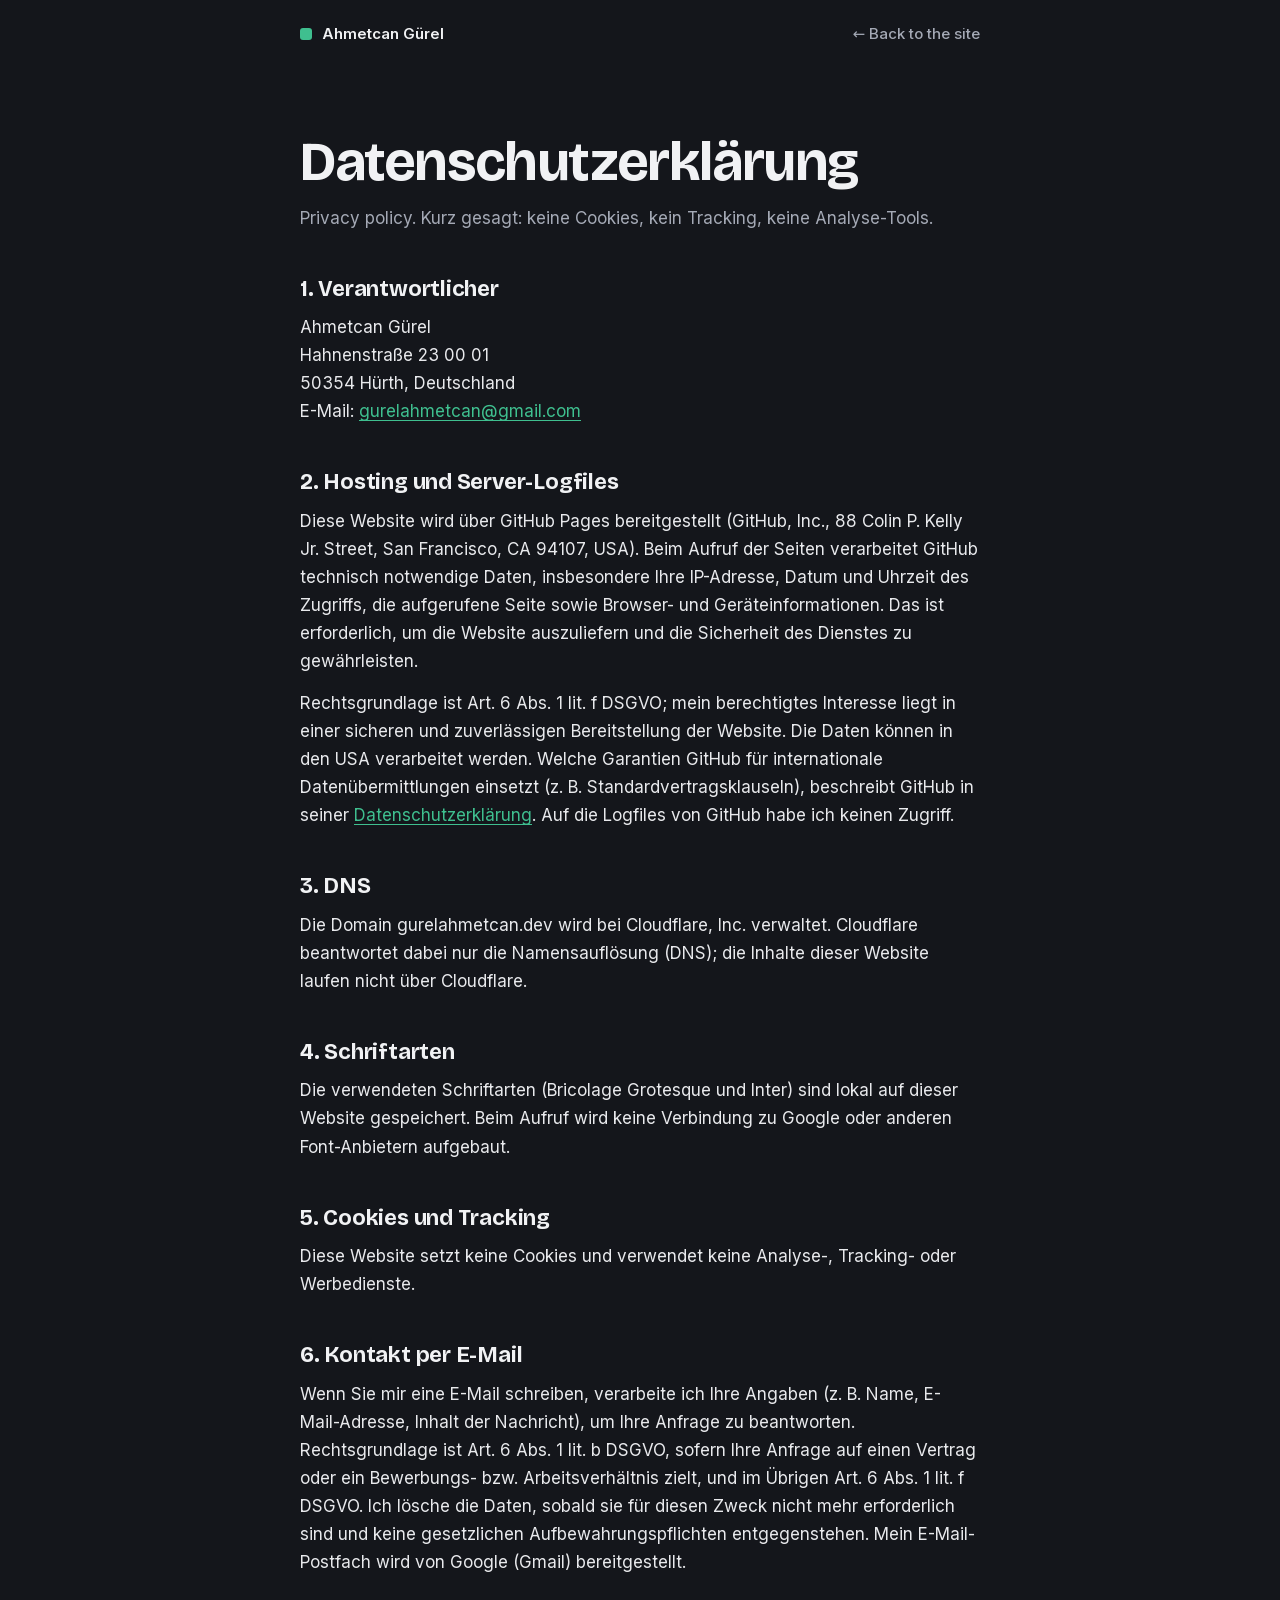
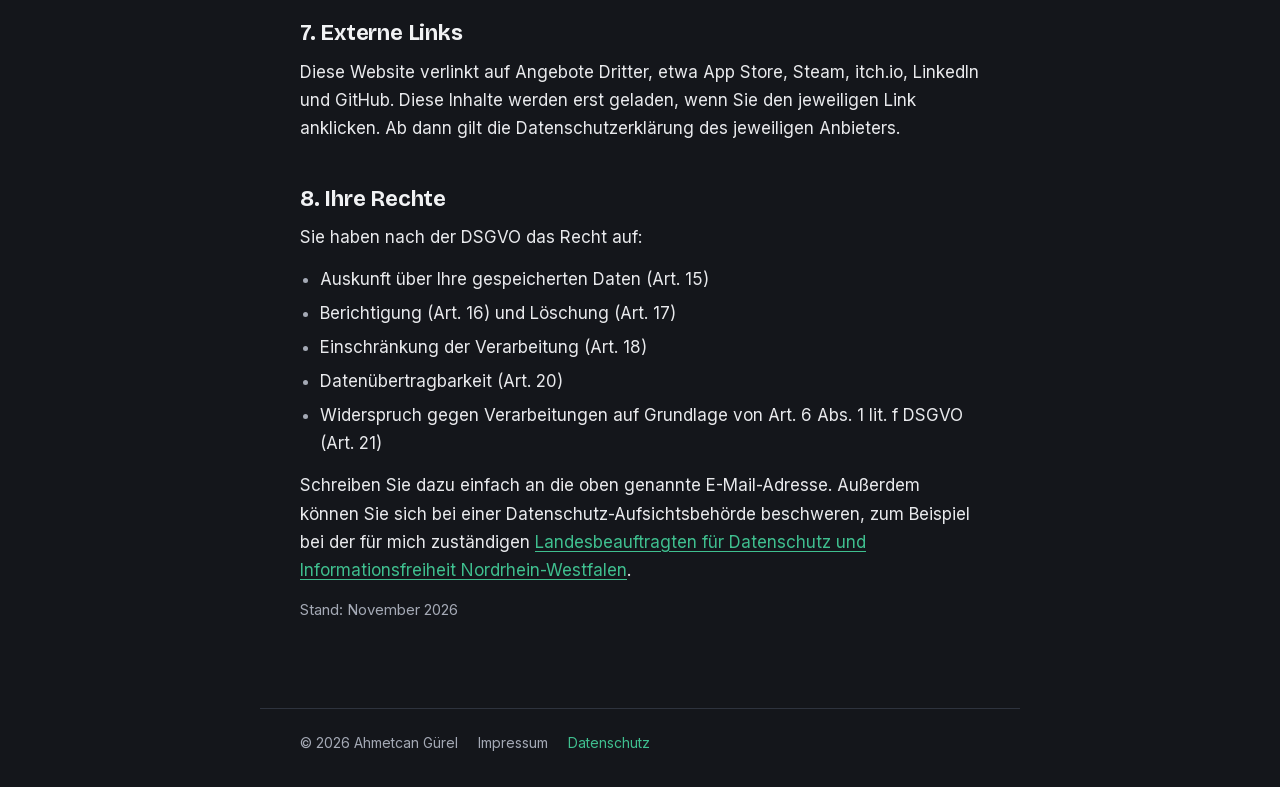
<file: privacy.html>
<!doctype html>
<html lang="de">
<head>
<meta charset="utf-8">
<meta name="viewport" content="width=device-width, initial-scale=1">
<title>Datenschutzerklärung · Ahmetcan Gürel</title>
<meta name="robots" content="noindex">
<meta name="theme-color" content="#14161B">
<link rel="icon" href="/favicon.svg" type="image/svg+xml">
<link rel="canonical" href="https://gurelahmetcan.dev/privacy.html">
<link rel="stylesheet" href="/fonts/fonts.css">
<link rel="stylesheet" href="/legal.css">
</head>
<body>
<header class="top">
  <a href="/"><i aria-hidden="true"></i>Ahmetcan Gürel</a>
  <a class="back" href="/">← Back to the site</a>
</header>

<main>
  <h1>Datenschutz&shy;erklärung</h1>
  <p class="sub"><span lang="en">Privacy policy.</span> Kurz gesagt: keine Cookies, kein Tracking, keine Analyse-Tools.</p>

  <h2>1. Verantwortlicher</h2>
  <address>
    Ahmetcan Gürel<br>
    Hahnenstraße 23 00 01<br>
    50354 Hürth, Deutschland<br>
    E-Mail: <a href="mailto:gurelahmetcan@gmail.com">gurelahmetcan@gmail.com</a>
  </address>

  <h2>2. Hosting und Server-Logfiles</h2>
  <p>Diese Website wird über GitHub Pages bereitgestellt (GitHub, Inc., 88 Colin P. Kelly Jr. Street, San Francisco, CA 94107, USA). Beim Aufruf der Seiten verarbeitet GitHub technisch notwendige Daten, insbesondere Ihre IP-Adresse, Datum und Uhrzeit des Zugriffs, die aufgerufene Seite sowie Browser- und Geräteinformationen. Das ist erforderlich, um die Website auszuliefern und die Sicherheit des Dienstes zu gewährleisten.</p>
  <p>Rechtsgrundlage ist Art.&nbsp;6 Abs.&nbsp;1 lit.&nbsp;f DSGVO; mein berechtigtes Interesse liegt in einer sicheren und zuverlässigen Bereitstellung der Website. Die Daten können in den USA verarbeitet werden. Welche Garantien GitHub für internationale Datenübermittlungen einsetzt (z.&nbsp;B. Standardvertragsklauseln), beschreibt GitHub in seiner <a href="https://docs.github.com/en/site-policy/privacy-policies/github-general-privacy-statement" rel="noopener">Datenschutzerklärung</a>. Auf die Logfiles von GitHub habe ich keinen Zugriff.</p>

  <h2>3. DNS</h2>
  <p>Die Domain gurelahmetcan.dev wird bei Cloudflare, Inc. verwaltet. Cloudflare beantwortet dabei nur die Namensauflösung (DNS); die Inhalte dieser Website laufen nicht über Cloudflare.</p>

  <h2>4. Schriftarten</h2>
  <p>Die verwendeten Schriftarten (Bricolage Grotesque und Inter) sind lokal auf dieser Website gespeichert. Beim Aufruf wird keine Verbindung zu Google oder anderen Font-Anbietern aufgebaut.</p>

  <h2>5. Cookies und Tracking</h2>
  <p>Diese Website setzt keine Cookies und verwendet keine Analyse-, Tracking- oder Werbedienste.</p>

  <h2>6. Kontakt per E-Mail</h2>
  <p>Wenn Sie mir eine E-Mail schreiben, verarbeite ich Ihre Angaben (z.&nbsp;B. Name, E-Mail-Adresse, Inhalt der Nachricht), um Ihre Anfrage zu beantworten. Rechtsgrundlage ist Art.&nbsp;6 Abs.&nbsp;1 lit.&nbsp;b DSGVO, sofern Ihre Anfrage auf einen Vertrag oder ein Bewerbungs- bzw. Arbeitsverhältnis zielt, und im Übrigen Art.&nbsp;6 Abs.&nbsp;1 lit.&nbsp;f DSGVO. Ich lösche die Daten, sobald sie für diesen Zweck nicht mehr erforderlich sind und keine gesetzlichen Aufbewahrungspflichten entgegenstehen. Mein E-Mail-Postfach wird von Google (Gmail) bereitgestellt.</p>

  <h2>7. Externe Links</h2>
  <p>Diese Website verlinkt auf Angebote Dritter, etwa App Store, Steam, itch.io, LinkedIn und GitHub. Diese Inhalte werden erst geladen, wenn Sie den jeweiligen Link anklicken. Ab dann gilt die Datenschutzerklärung des jeweiligen Anbieters.</p>

  <h2>8. Ihre Rechte</h2>
  <p>Sie haben nach der DSGVO das Recht auf:</p>
  <ul>
    <li>Auskunft über Ihre gespeicherten Daten (Art.&nbsp;15)</li>
    <li>Berichtigung (Art.&nbsp;16) und Löschung (Art.&nbsp;17)</li>
    <li>Einschränkung der Verarbeitung (Art.&nbsp;18)</li>
    <li>Datenübertragbarkeit (Art.&nbsp;20)</li>
    <li>Widerspruch gegen Verarbeitungen auf Grundlage von Art.&nbsp;6 Abs.&nbsp;1 lit.&nbsp;f DSGVO (Art.&nbsp;21)</li>
  </ul>
  <p>Schreiben Sie dazu einfach an die oben genannte E-Mail-Adresse. Außerdem können Sie sich bei einer Datenschutz-Aufsichtsbehörde beschweren, zum Beispiel bei der für mich zuständigen <a href="https://www.ldi.nrw.de" rel="noopener">Landesbeauftragten für Datenschutz und Informationsfreiheit Nordrhein-Westfalen</a>.</p>

  <p class="muted">Stand: November 2026</p>
</main>

<footer class="foot">
  <span>© 2026 Ahmetcan Gürel</span>
  <a href="/imprint.html">Impressum</a>
  <a href="/privacy.html" aria-current="page">Datenschutz</a>
</footer>
</body>
</html>
</file>
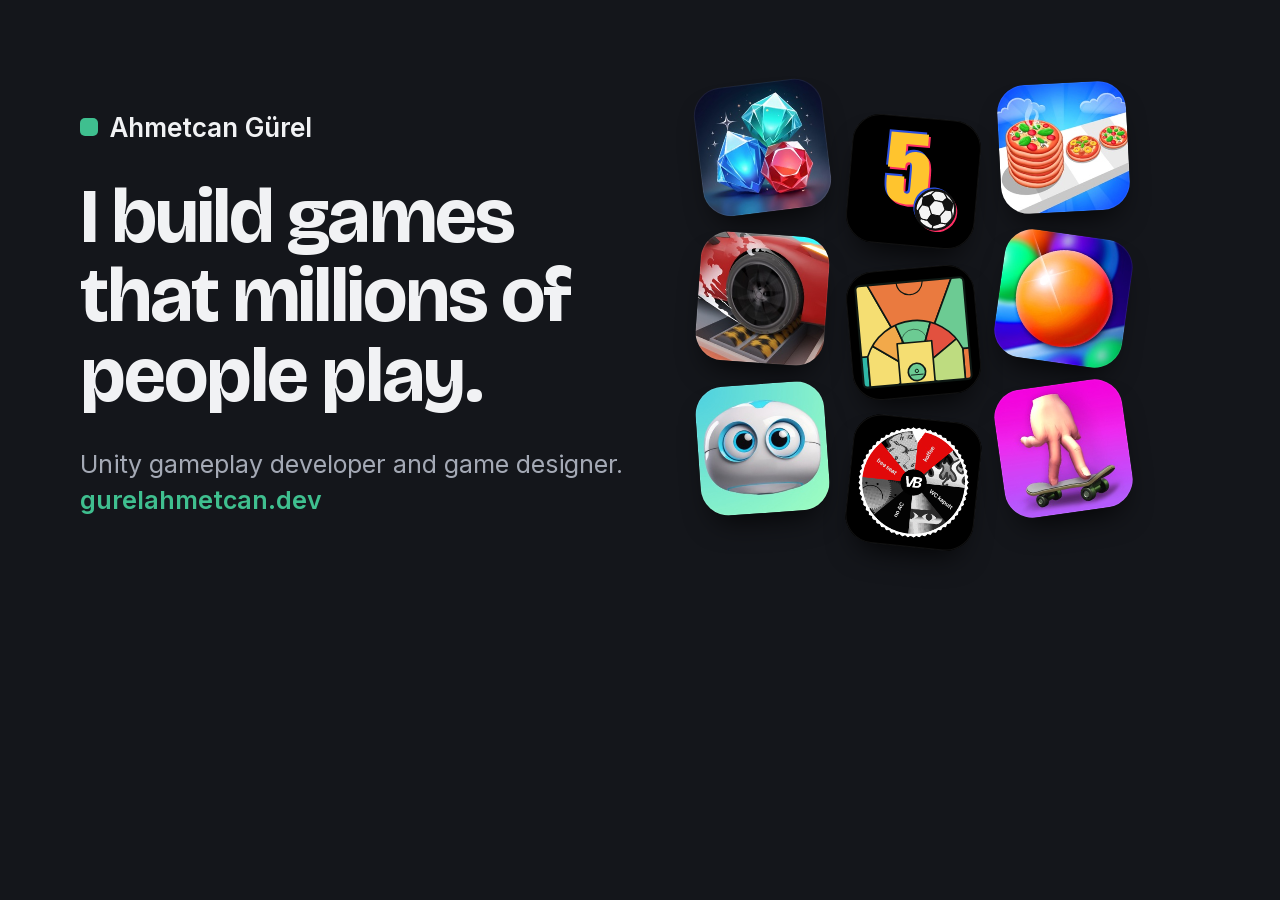
<file: tools/og-source.html>
<!doctype html>
<html lang="en">
<head>
<meta charset="utf-8">
<title>Share card source</title>
<meta name="robots" content="noindex">
<!-- Source for og.png, the 1200x630 link-preview card. Not linked from the site.
     To regenerate after editing, from the repo root:
     python3 -m http.server 8000
     "/Applications/Brave Browser.app/Contents/MacOS/Brave Browser" --headless=new --hide-scrollbars \
       --window-size=1200,630 --virtual-time-budget=5000 --screenshot="$PWD/og.png" http://localhost:8000/tools/og-source.html
     (Chrome works the same way.) Then commit og.png. -->
<link rel="stylesheet" href="../fonts/fonts.css">
<style>
html, body { margin: 0; width: 1200px; height: 630px; overflow: hidden; }
body {
  background: #14161B; color: #E8E9EC; font-family: Inter, sans-serif;
  display: grid; grid-template-columns: 1fr 430px; align-items: center; gap: 40px;
  padding: 0 72px 0 80px; box-sizing: border-box;
}
.who { display: flex; align-items: center; gap: 12px; font-size: 26px; font-weight: 600; color: #F1F2F4; margin-bottom: 34px; }
.who i { width: 18px; height: 18px; border-radius: 5px; background: #3FBF8F; }
h1 { font-family: "Bricolage Grotesque", sans-serif; font-weight: 700; font-size: 78px; line-height: 1.02; letter-spacing: -.025em; margin: 0 0 30px; color: #F1F2F4; }
p { margin: 0; font-size: 25px; line-height: 1.45; color: #A4A9B5; }
p b { color: #3FBF8F; font-weight: 600; }
ul { list-style: none; margin: 0; padding: 0; display: grid; grid-template-columns: repeat(3, 1fr); gap: 22px; margin-top: -34px; }
li { aspect-ratio: 1; transform: translateY(var(--y, 0)) rotate(var(--r)); }
li:nth-child(3n+2) { --y: 34px; }
img { width: 100%; height: 100%; display: block; object-fit: cover; border-radius: 22%; background: #000;
  box-shadow: 0 18px 30px -14px rgba(0,0,0,.85); outline: 1px solid rgba(255,255,255,.07); outline-offset: -1px; }
</style>
</head>
<body>
<div>
  <div class="who"><i></i>Ahmetcan Gürel</div>
  <h1>I build games that millions of people play.</h1>
  <p>Unity gameplay developer and game designer.<br><b>gurelahmetcan.dev</b></p>
</div>
<ul>
  <li style="--r:-7deg"><img src="../images/gem-stack-icon.jpg" alt=""></li>
  <li style="--r:5deg"><img src="../images/roll-five.svg" alt=""></li>
  <li style="--r:-3deg"><img src="../images/i-want-pizza-icon.jpg" alt=""></li>
  <li style="--r:4deg"><img src="../images/dyno-racing-icon.jpg" alt=""></li>
  <li style="--r:-5deg"><img src="../images/shotle.svg" alt=""></li>
  <li style="--r:8deg"><img src="../images/tap-and-sort-icon.jpg" alt=""></li>
  <li style="--r:-4deg"><img src="../images/voiceplay-icon.jpg" alt=""></li>
  <li style="--r:6deg"><img src="../images/vb-roulette.svg" alt=""></li>
  <li style="--r:-8deg"><img src="../images/the-hand-3d-icon.jpg" alt=""></li>
</ul>
</body>
</html>
</file>
<file: fonts/fonts.css>
/* Self-hosted so no visitor data goes to Google (GDPR). Bricolage Grotesque and Inter: SIL Open Font License 1.1 */
@font-face {
  font-family: 'Bricolage Grotesque';
  font-style: normal;
  font-weight: 600 800;
  font-display: swap;
  src: url(bricolage-latin-ext.woff2) format('woff2');
  unicode-range: U+0100-02BA, U+02BD-02C5, U+02C7-02CC, U+02CE-02D7, U+02DD-02FF, U+0304, U+0308, U+0329, U+1D00-1DBF, U+1E00-1E9F, U+1EF2-1EFF, U+2020, U+20A0-20AB, U+20AD-20C4, U+2113, U+2C60-2C7F, U+A720-A7FF;
}
@font-face {
  font-family: 'Inter';
  font-style: normal;
  font-weight: 400 600;
  font-display: swap;
  src: url(inter-latin-ext.woff2) format('woff2');
  unicode-range: U+0100-02BA, U+02BD-02C5, U+02C7-02CC, U+02CE-02D7, U+02DD-02FF, U+0304, U+0308, U+0329, U+1D00-1DBF, U+1E00-1E9F, U+1EF2-1EFF, U+2020, U+20A0-20AB, U+20AD-20C4, U+2113, U+2C60-2C7F, U+A720-A7FF;
}
@font-face {
  font-family: 'Bricolage Grotesque';
  font-style: normal;
  font-weight: 600 800;
  font-display: swap;
  src: url(bricolage-latin.woff2) format('woff2');
  unicode-range: U+0000-00FF, U+0131, U+0152-0153, U+02BB-02BC, U+02C6, U+02DA, U+02DC, U+0304, U+0308, U+0329, U+2000-206F, U+20AC, U+2122, U+2191, U+2193, U+2212, U+2215, U+FEFF, U+FFFD;
}
@font-face {
  font-family: 'Inter';
  font-style: normal;
  font-weight: 400 600;
  font-display: swap;
  src: url(inter-latin.woff2) format('woff2');
  unicode-range: U+0000-00FF, U+0131, U+0152-0153, U+02BB-02BC, U+02C6, U+02DA, U+02DC, U+0304, U+0308, U+0329, U+2000-206F, U+20AC, U+2122, U+2191, U+2193, U+2212, U+2215, U+FEFF, U+FFFD;
}
</file>
<file: legal.css>
/* Shared styles for the Imprint and Privacy pages */
:root {
  --bg: #14161B; --line: #2E333E; --text: #E8E9EC; --text-strong: #F1F2F4;
  --muted: #A4A9B5; --accent: #3FBF8F; --on-accent: #0F1A15;
  --pad: clamp(20px, 5vw, 40px);
}
* { box-sizing: border-box; }
html { color-scheme: dark; -webkit-text-size-adjust: 100%; }
body { margin: 0; background: var(--bg); color: var(--text); font: 400 17px/1.65 Inter, system-ui, sans-serif; }
::selection { background: var(--accent); color: var(--on-accent); }
:focus-visible { outline: 2px solid var(--accent); outline-offset: 3px; border-radius: 4px; }

.top { max-width: 760px; margin: 0 auto; padding: 22px var(--pad); display: flex; justify-content: space-between; align-items: center; gap: 16px; }
.top a { color: var(--text-strong); text-decoration: none; font-weight: 600; font-size: 15px; display: inline-flex; align-items: center; gap: 10px; }
.top a i { width: 12px; height: 12px; border-radius: 3px; background: var(--accent); }
.top .back { color: var(--muted); font-weight: 500; }
.top .back:hover { color: var(--accent); }

main { max-width: 760px; margin: 0 auto; padding: clamp(28px, 6vw, 64px) var(--pad) 72px; }
h1, h2 { font-family: "Bricolage Grotesque", Inter, sans-serif; color: var(--text-strong); text-wrap: balance; }
h1 { font-weight: 700; font-size: clamp(36px, 7vw, 56px); line-height: 1.05; letter-spacing: -.025em; margin: 0 0 12px; }
h1 + .sub { color: var(--muted); margin: 0 0 40px; }
h2 { font-weight: 700; font-size: 22px; line-height: 1.25; letter-spacing: -.01em; margin: 44px 0 10px; }
p, ul, address { margin: 0 0 14px; max-width: 68ch; }
address { font-style: normal; }
ul { padding-left: 20px; }
li { margin-bottom: 6px; }
li::marker { color: var(--muted); }
a { color: var(--accent); text-underline-offset: 3px; }
a:hover { color: #52CC9E; }
.muted { color: var(--muted); font-size: 15px; }

.foot { max-width: 760px; margin: 0 auto; padding: 22px var(--pad) 32px; border-top: 1px solid var(--line); display: flex; flex-wrap: wrap; gap: 8px 20px; font-size: 14px; color: var(--muted); }
.foot a { color: var(--muted); text-decoration: none; }
.foot a:hover, .foot a[aria-current] { color: var(--accent); }
</file>
